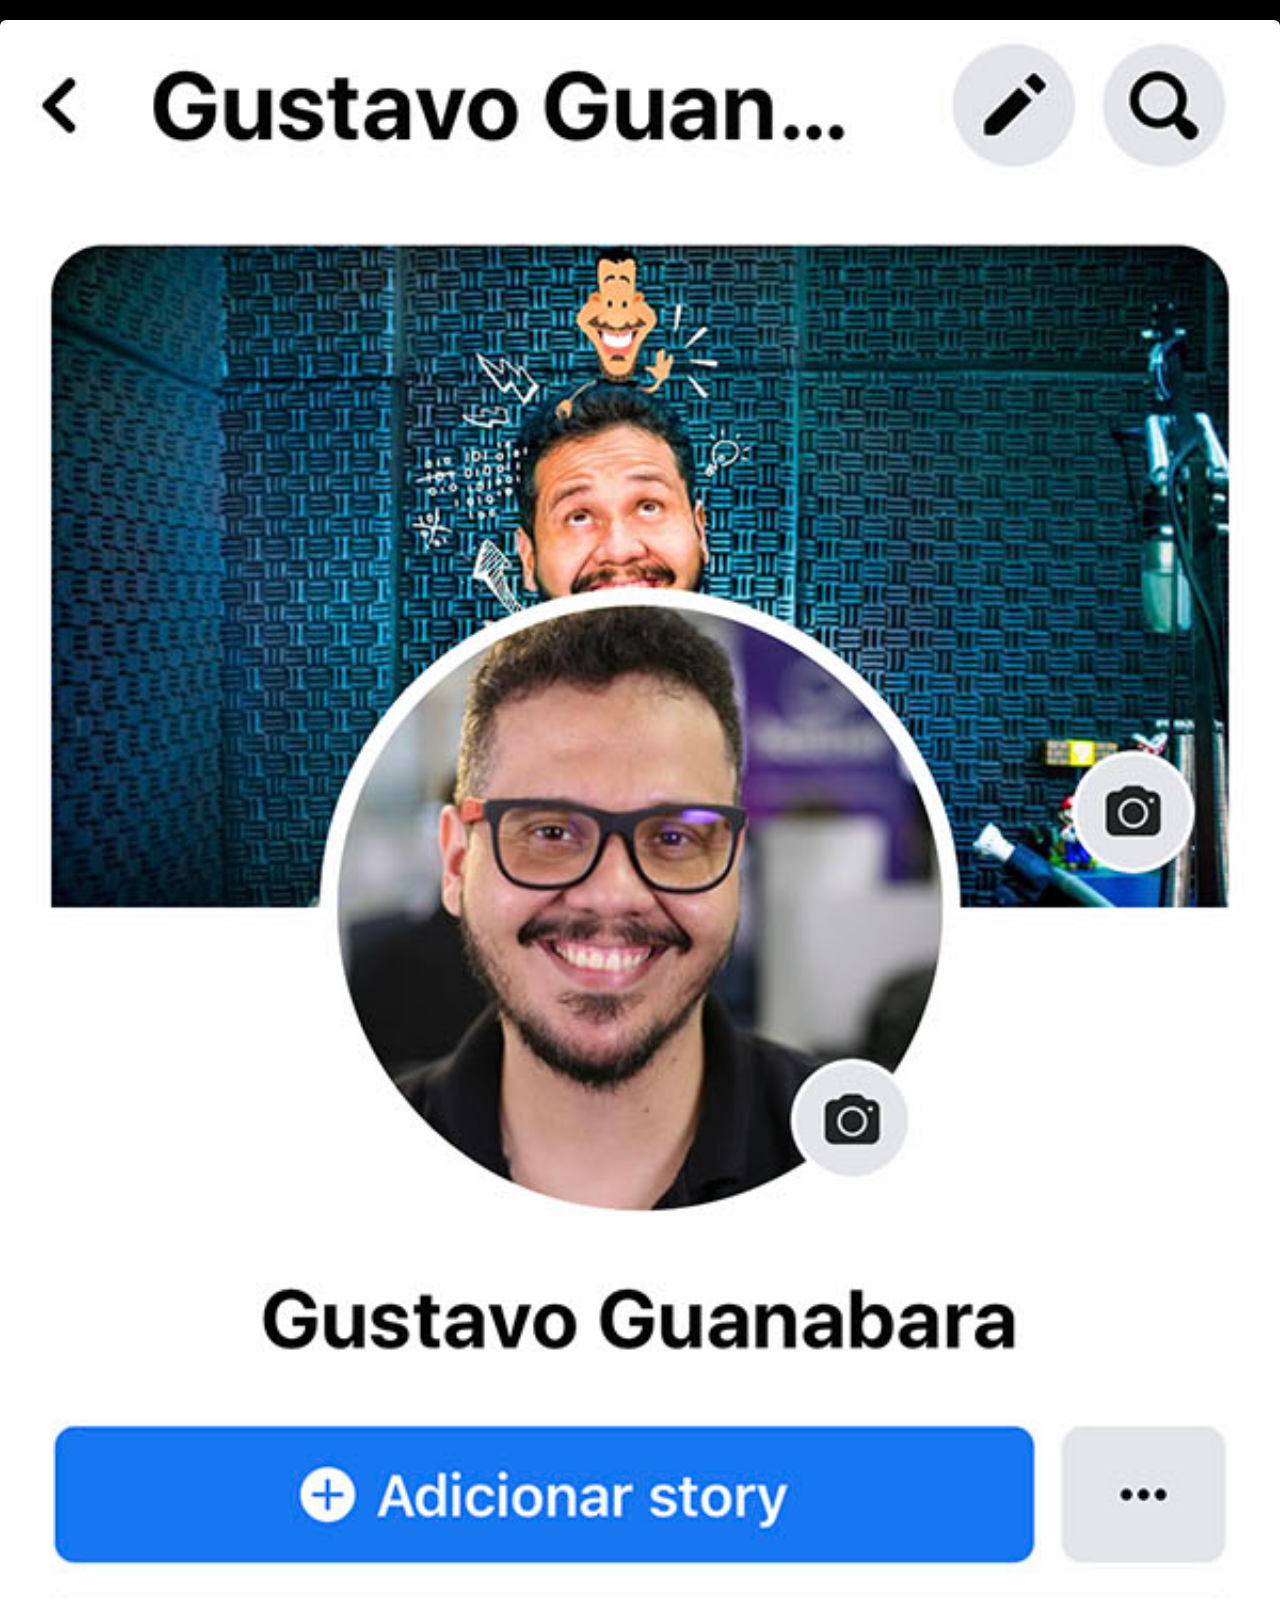
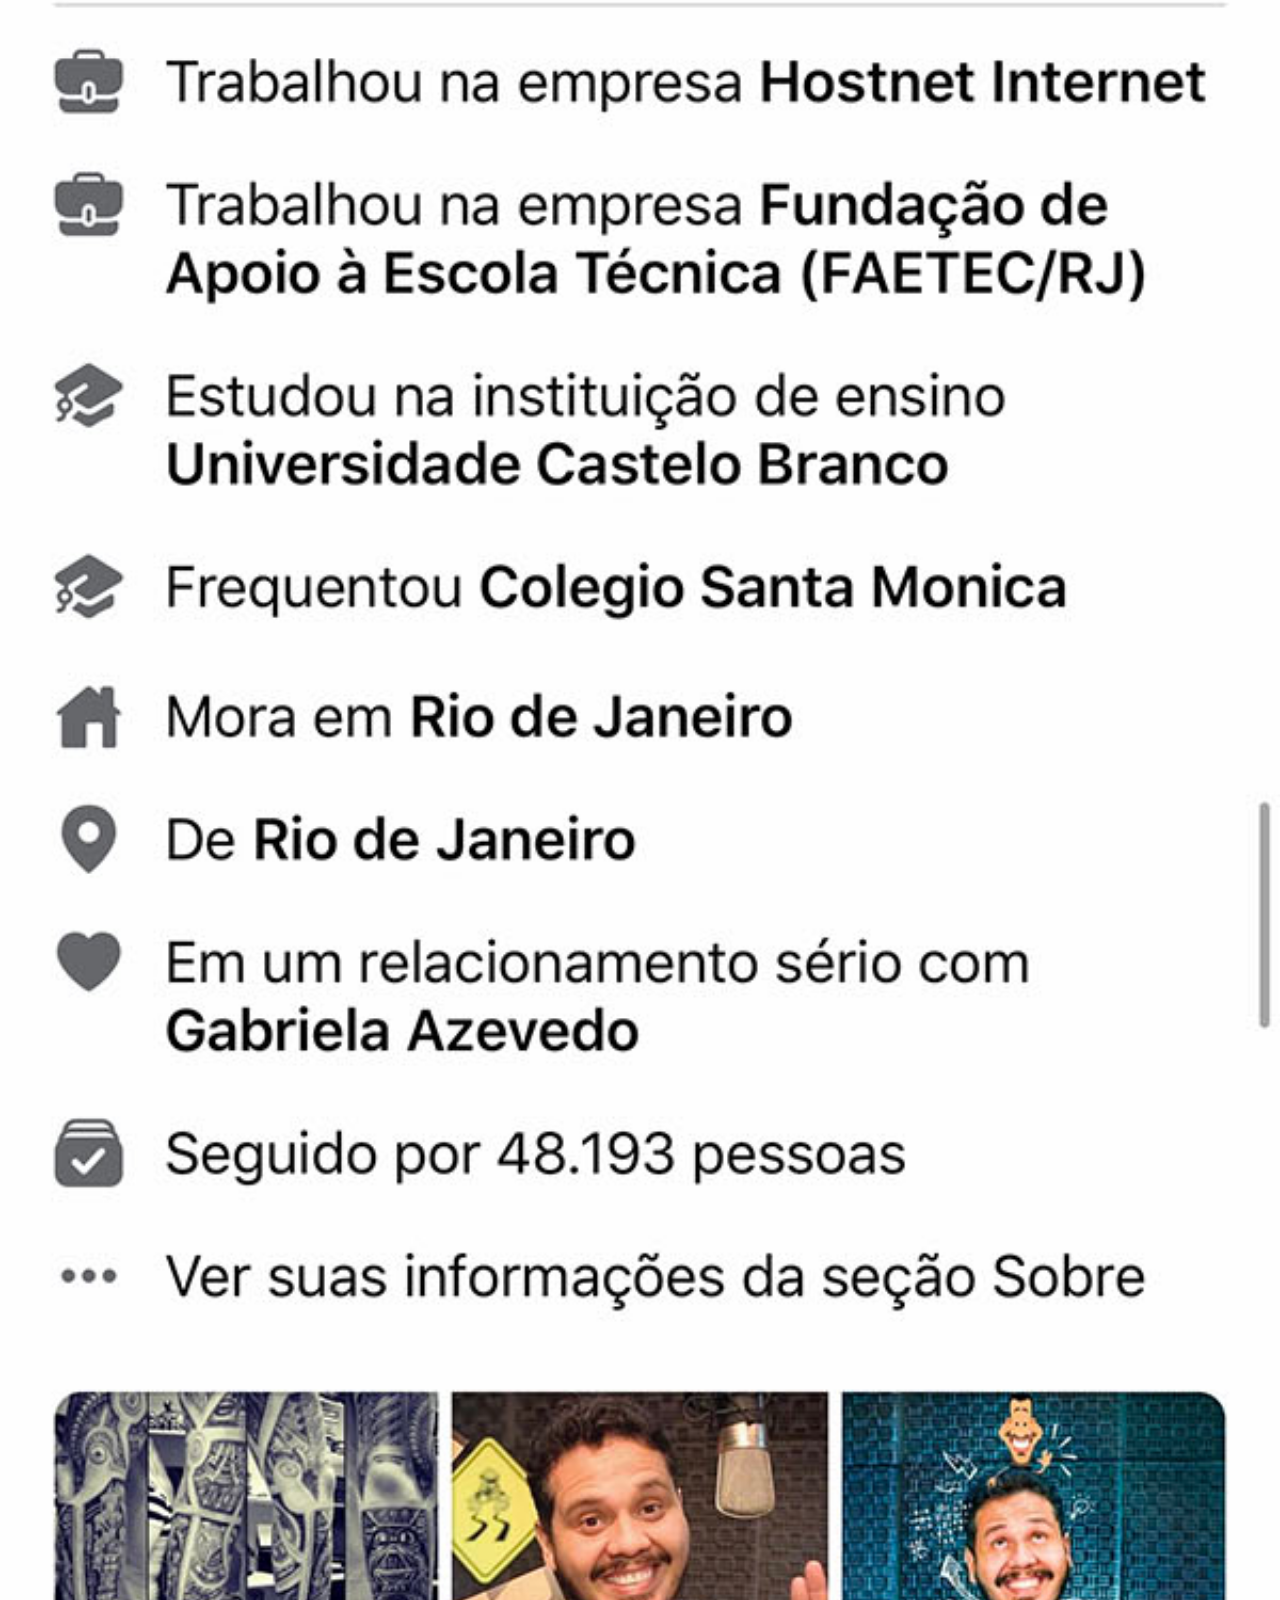
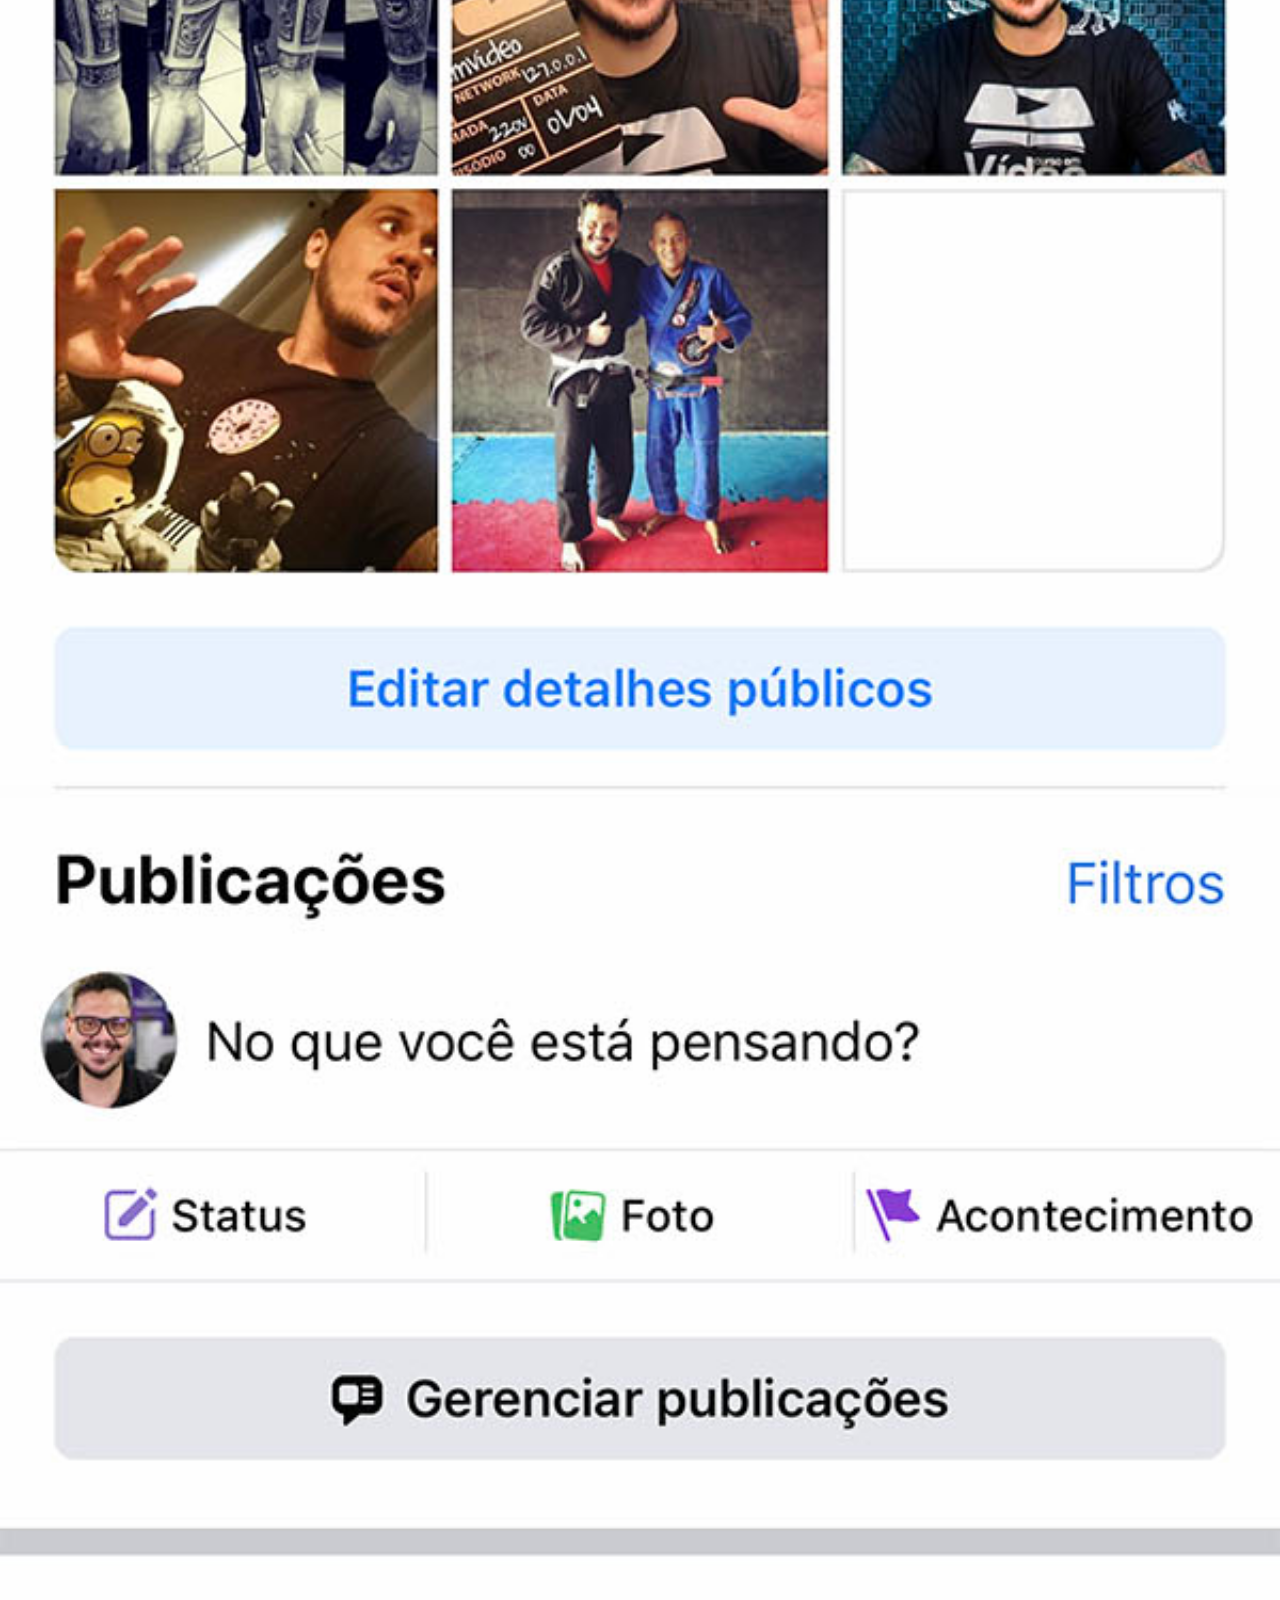
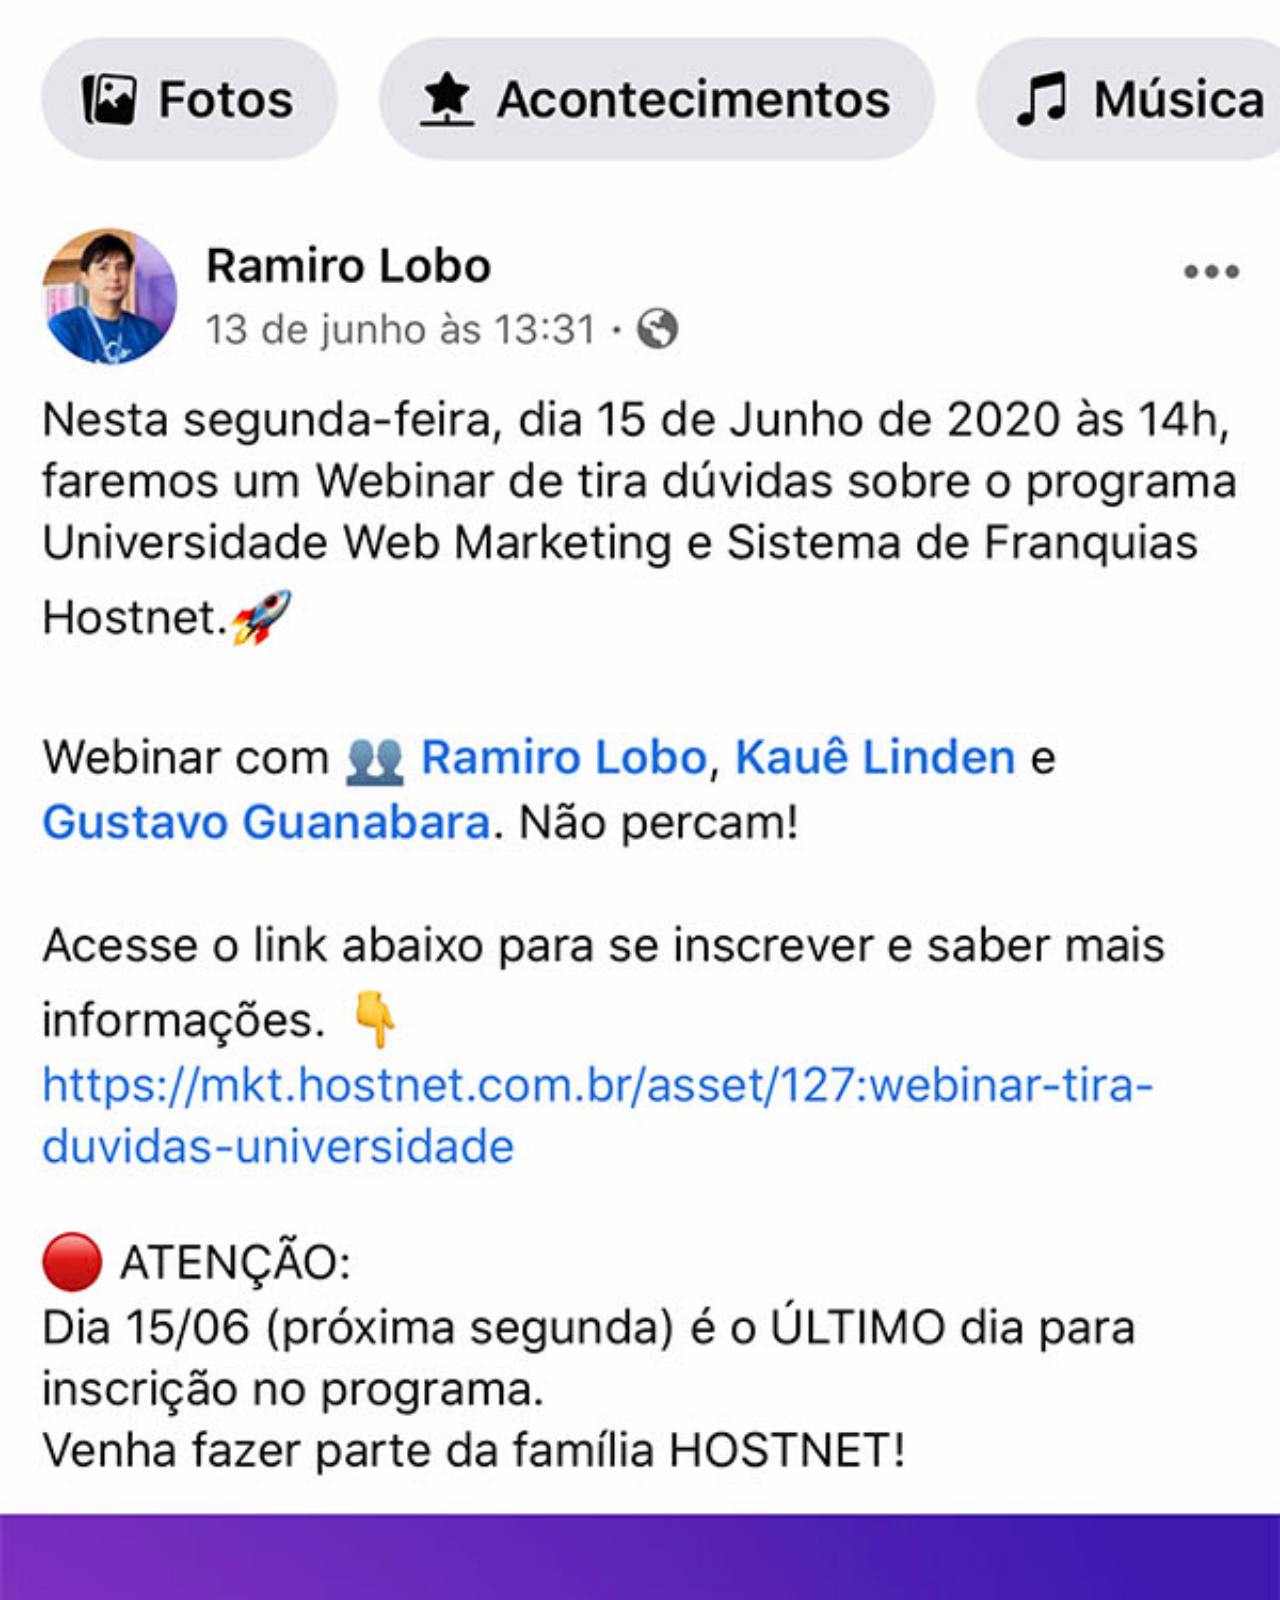
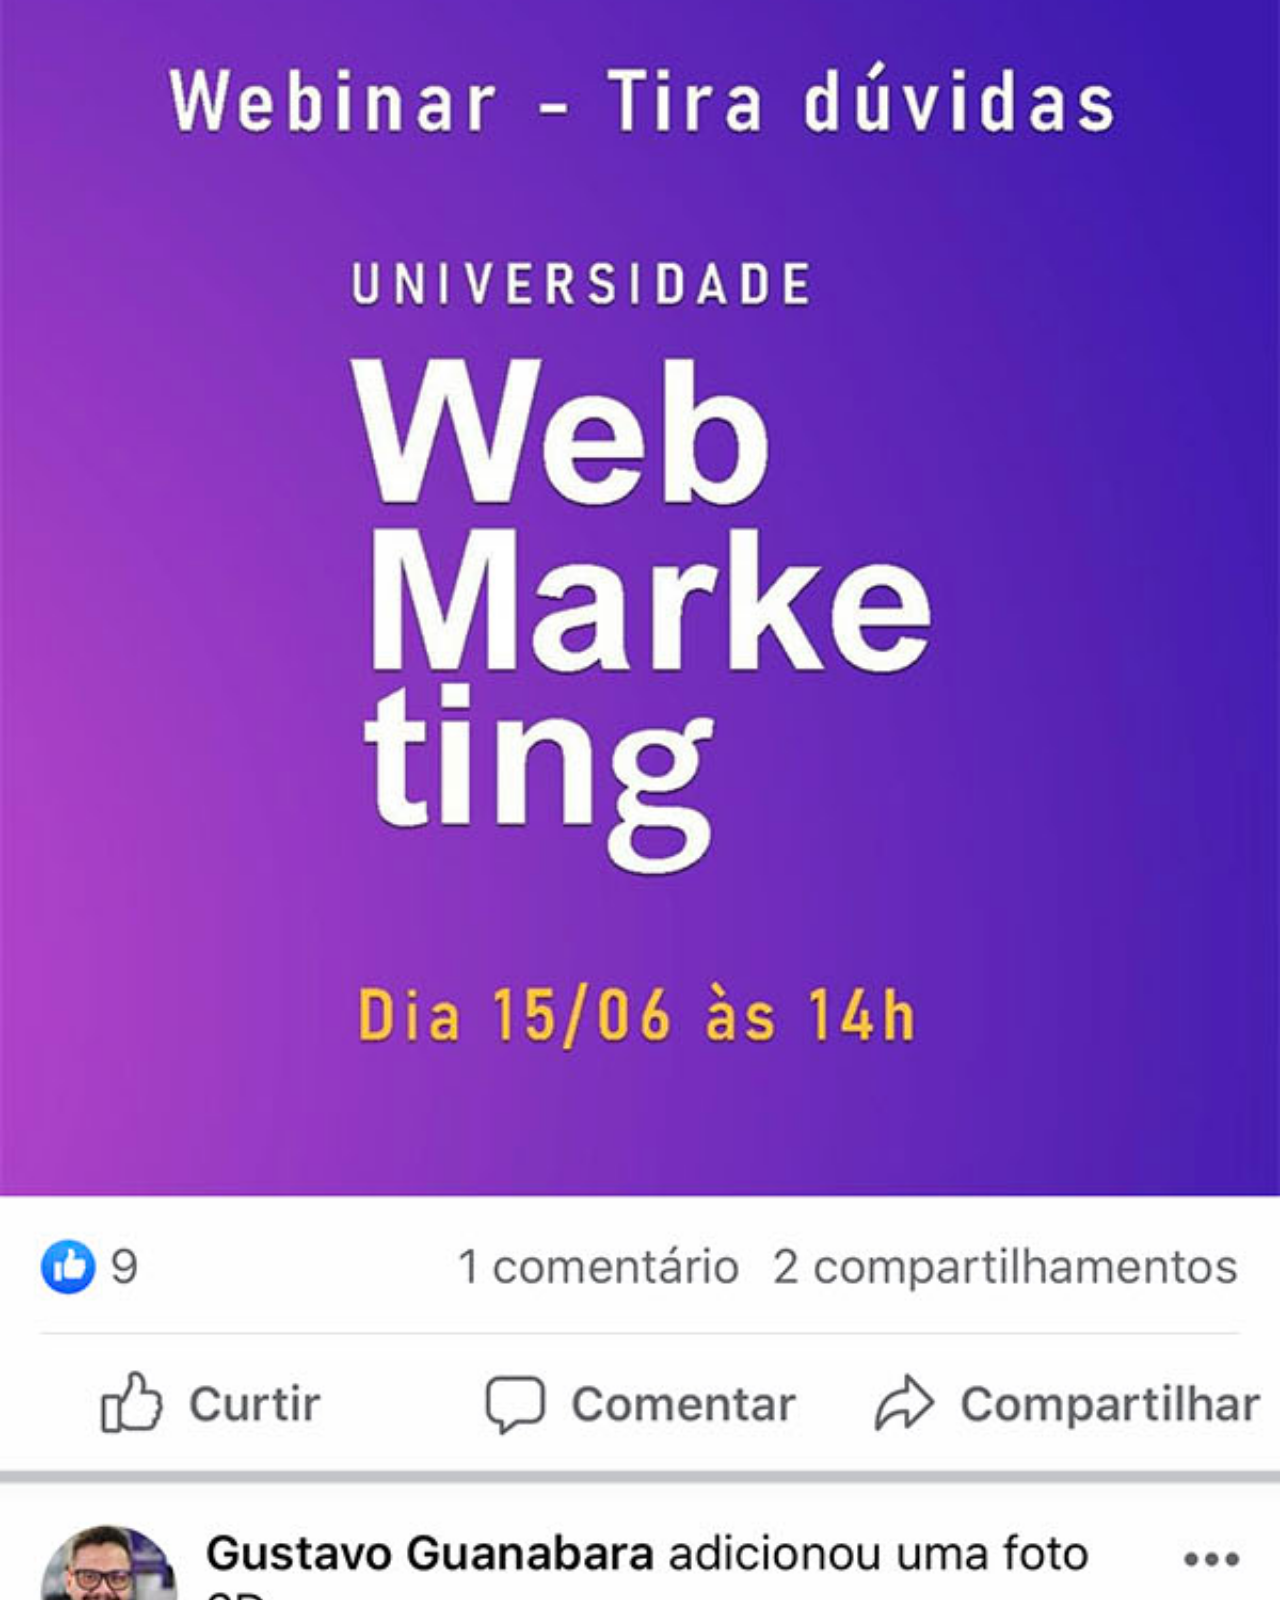
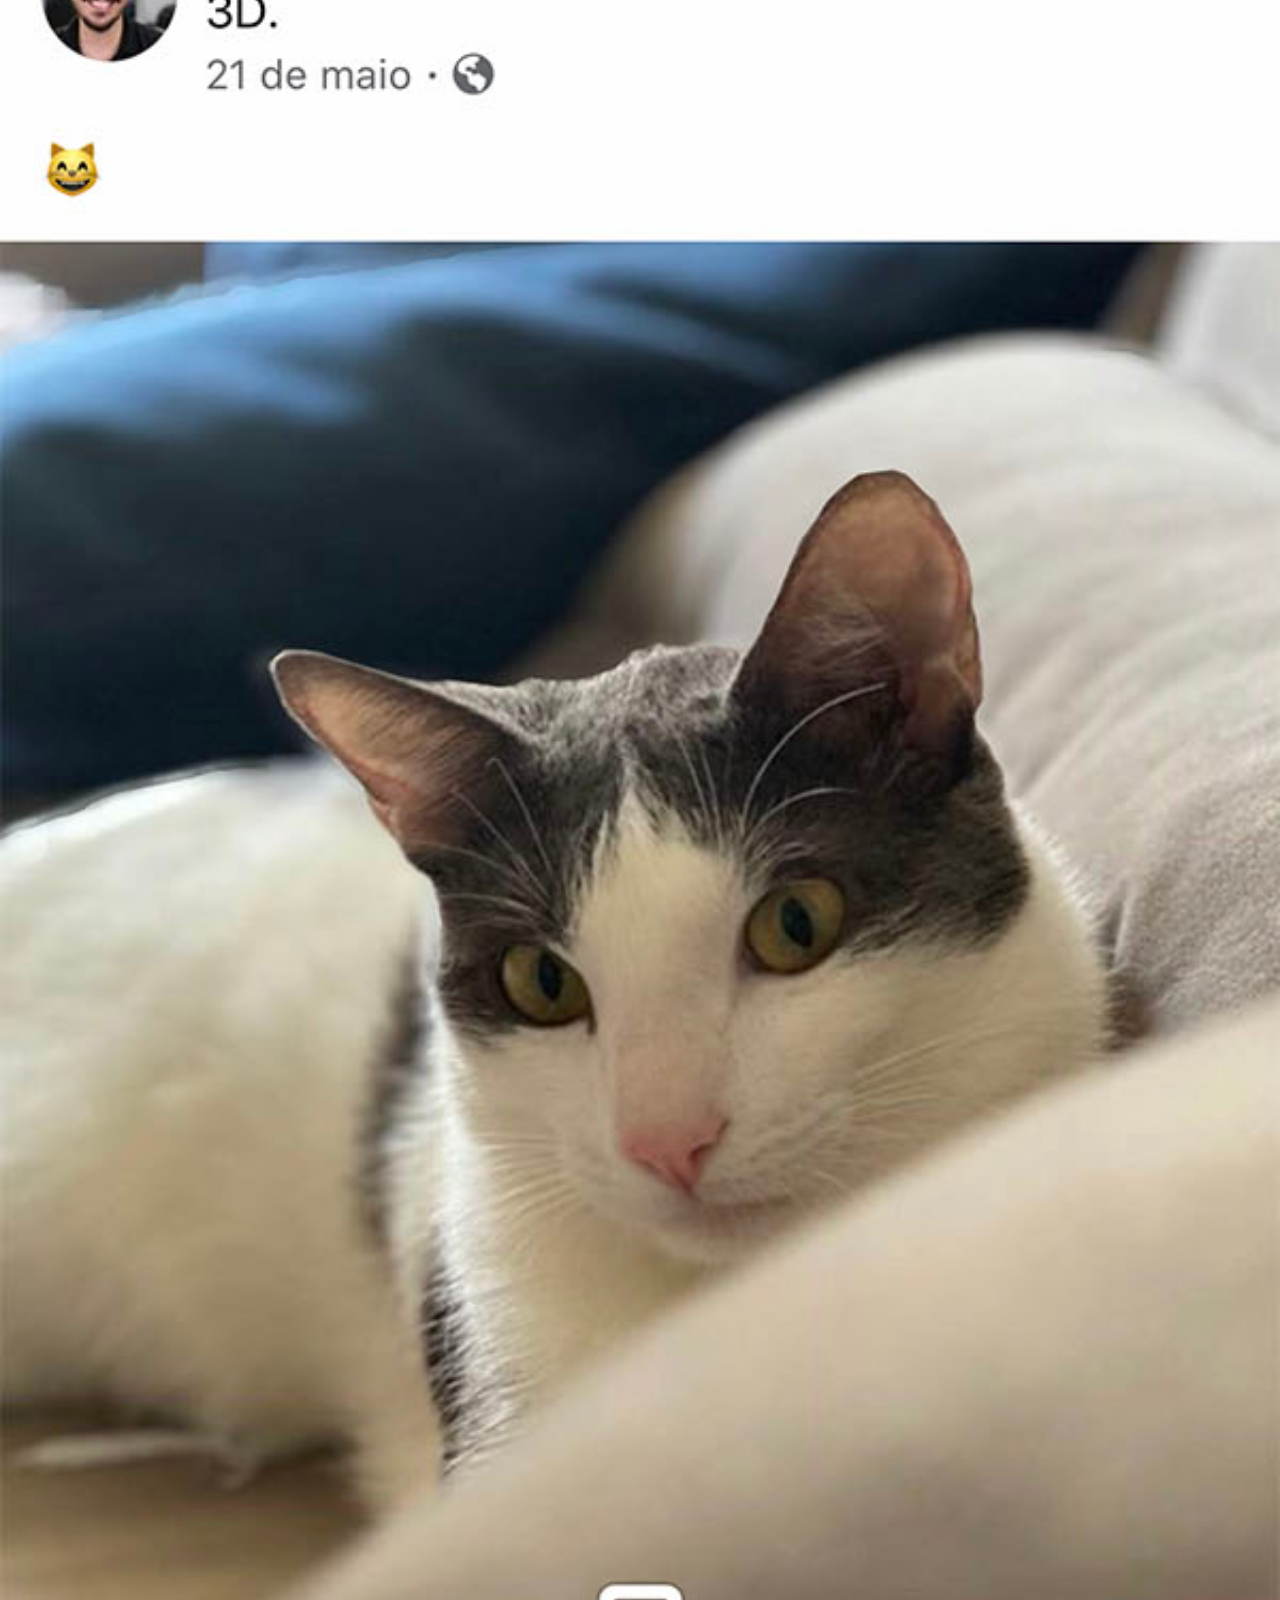
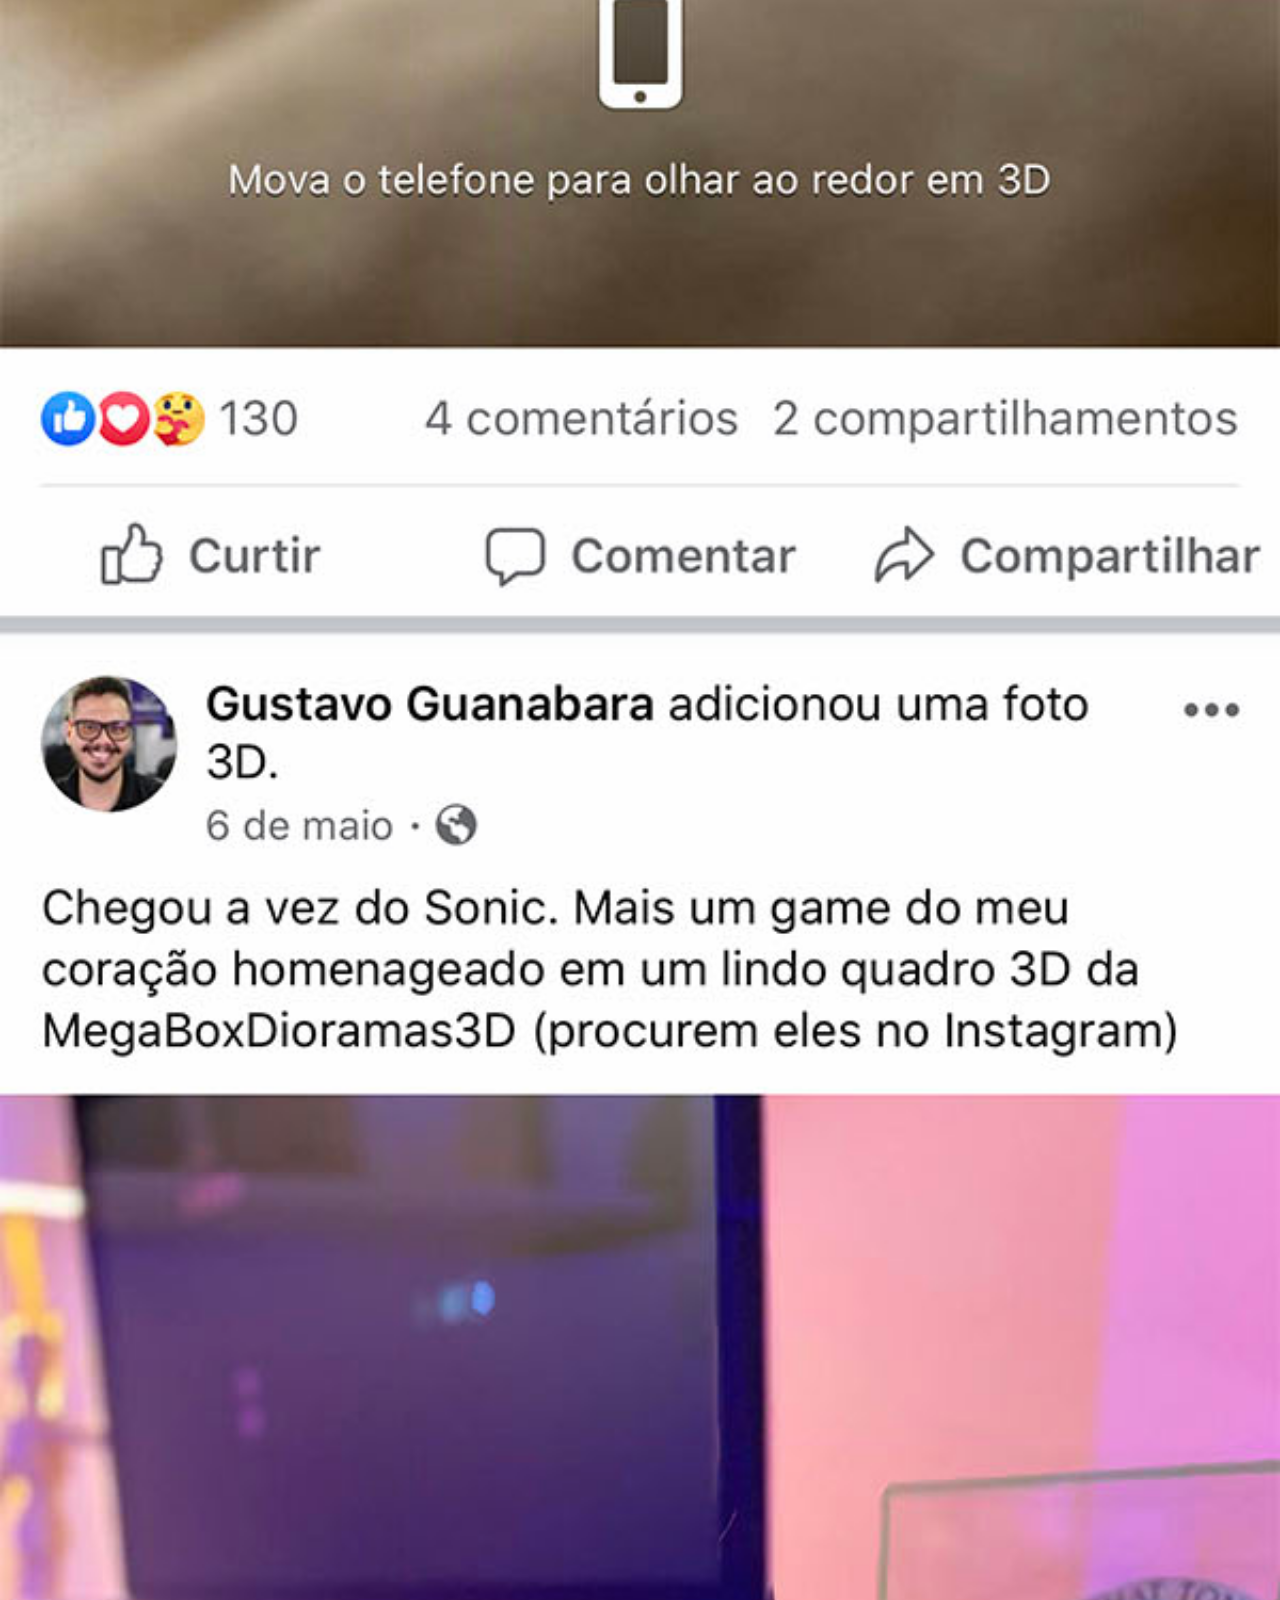
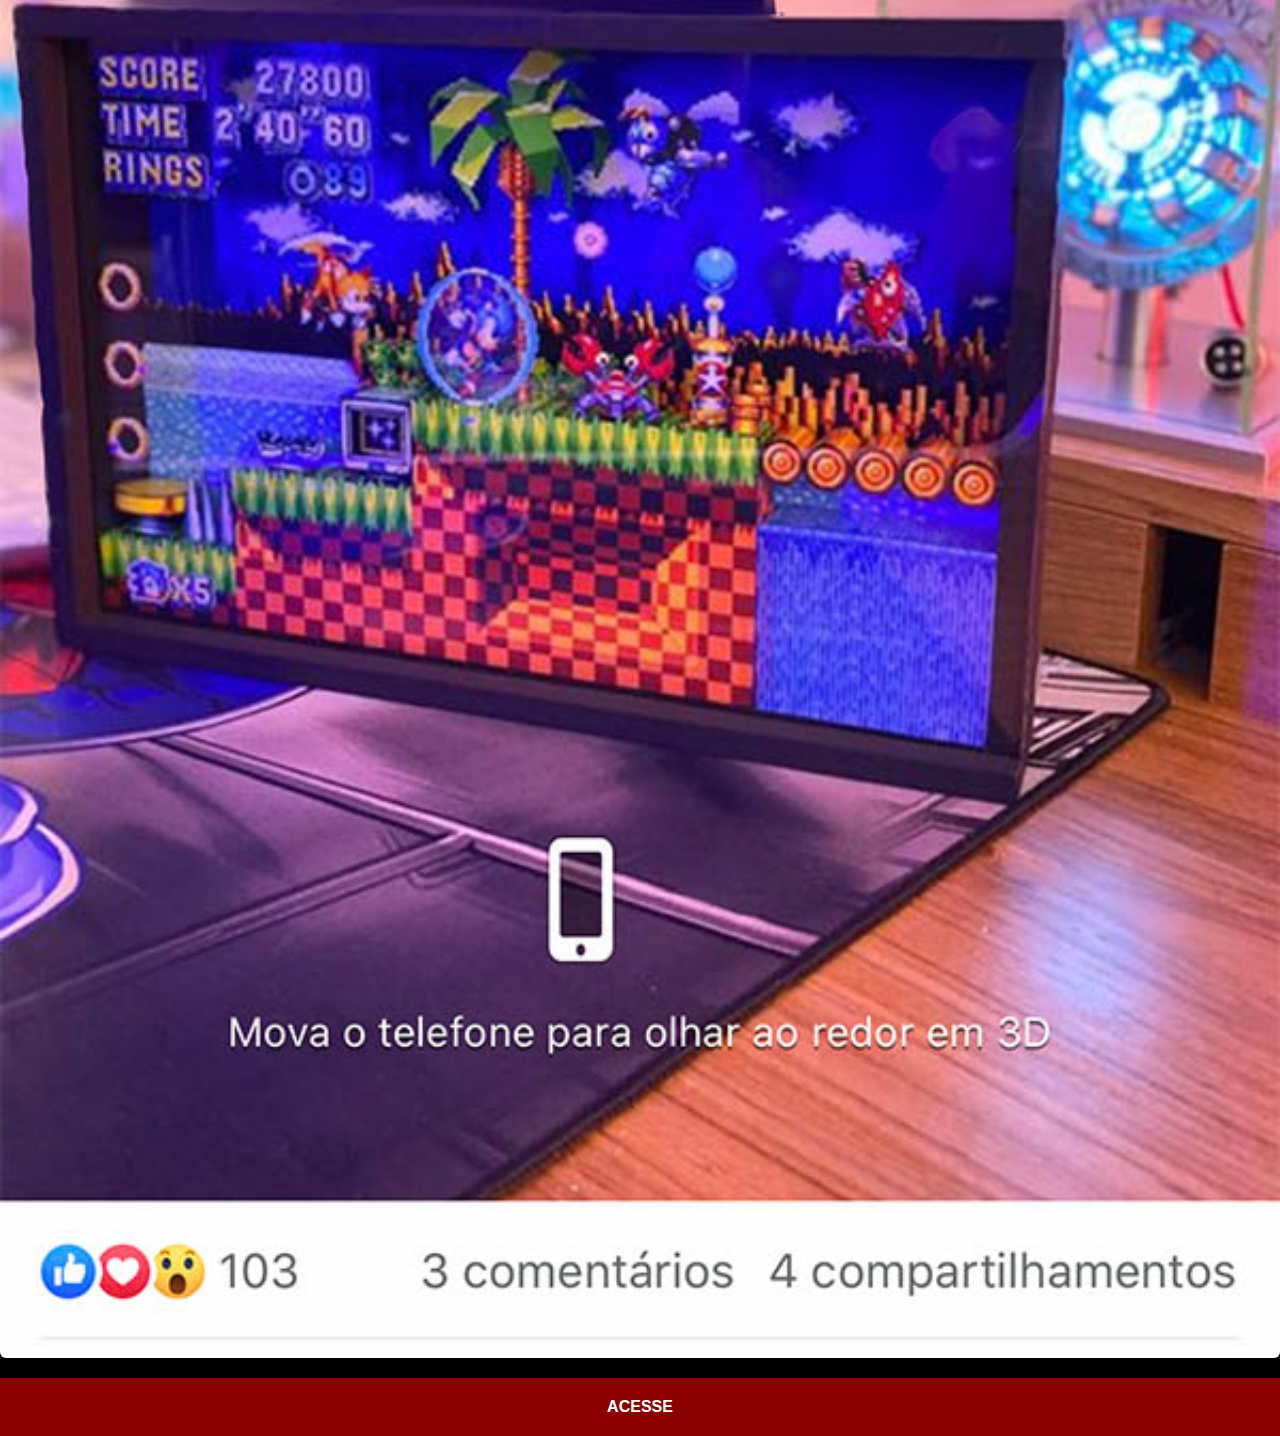
<file: facebook.html>
<!DOCTYPE html>
<html lang="pt-br">
<head>
    <meta charset="UTF-8">
    <meta name="viewport" content="width=device-width, initial-scale=1.0">
    <title>Facebook</title>
    <link rel="stylesheet" href="estilos/social.css">
</head>
<body>
    <img src="imagens/tela-facebook.jpg" alt="Facebook">
    <a href="https://www.facebook.com/william.adriel.14" target="_blank">ACESSE</a>
</body>
</html>
</file>
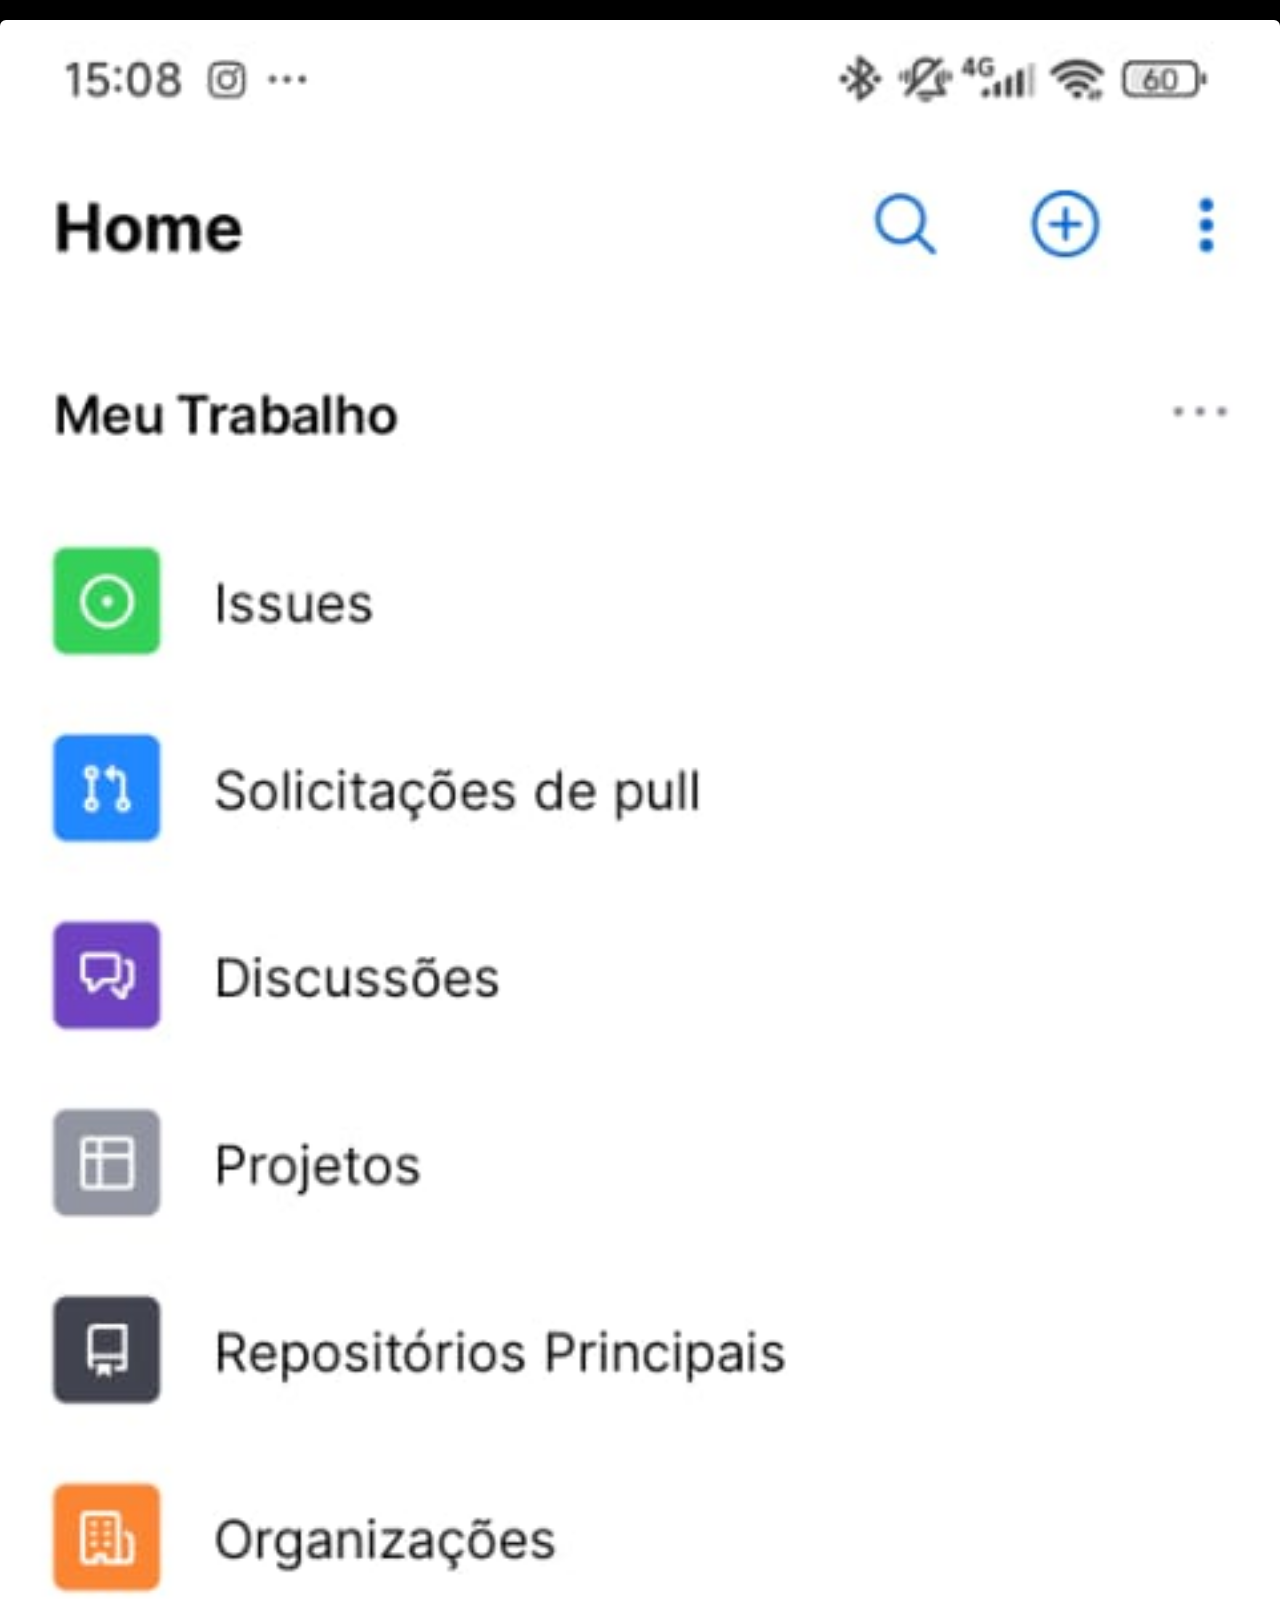
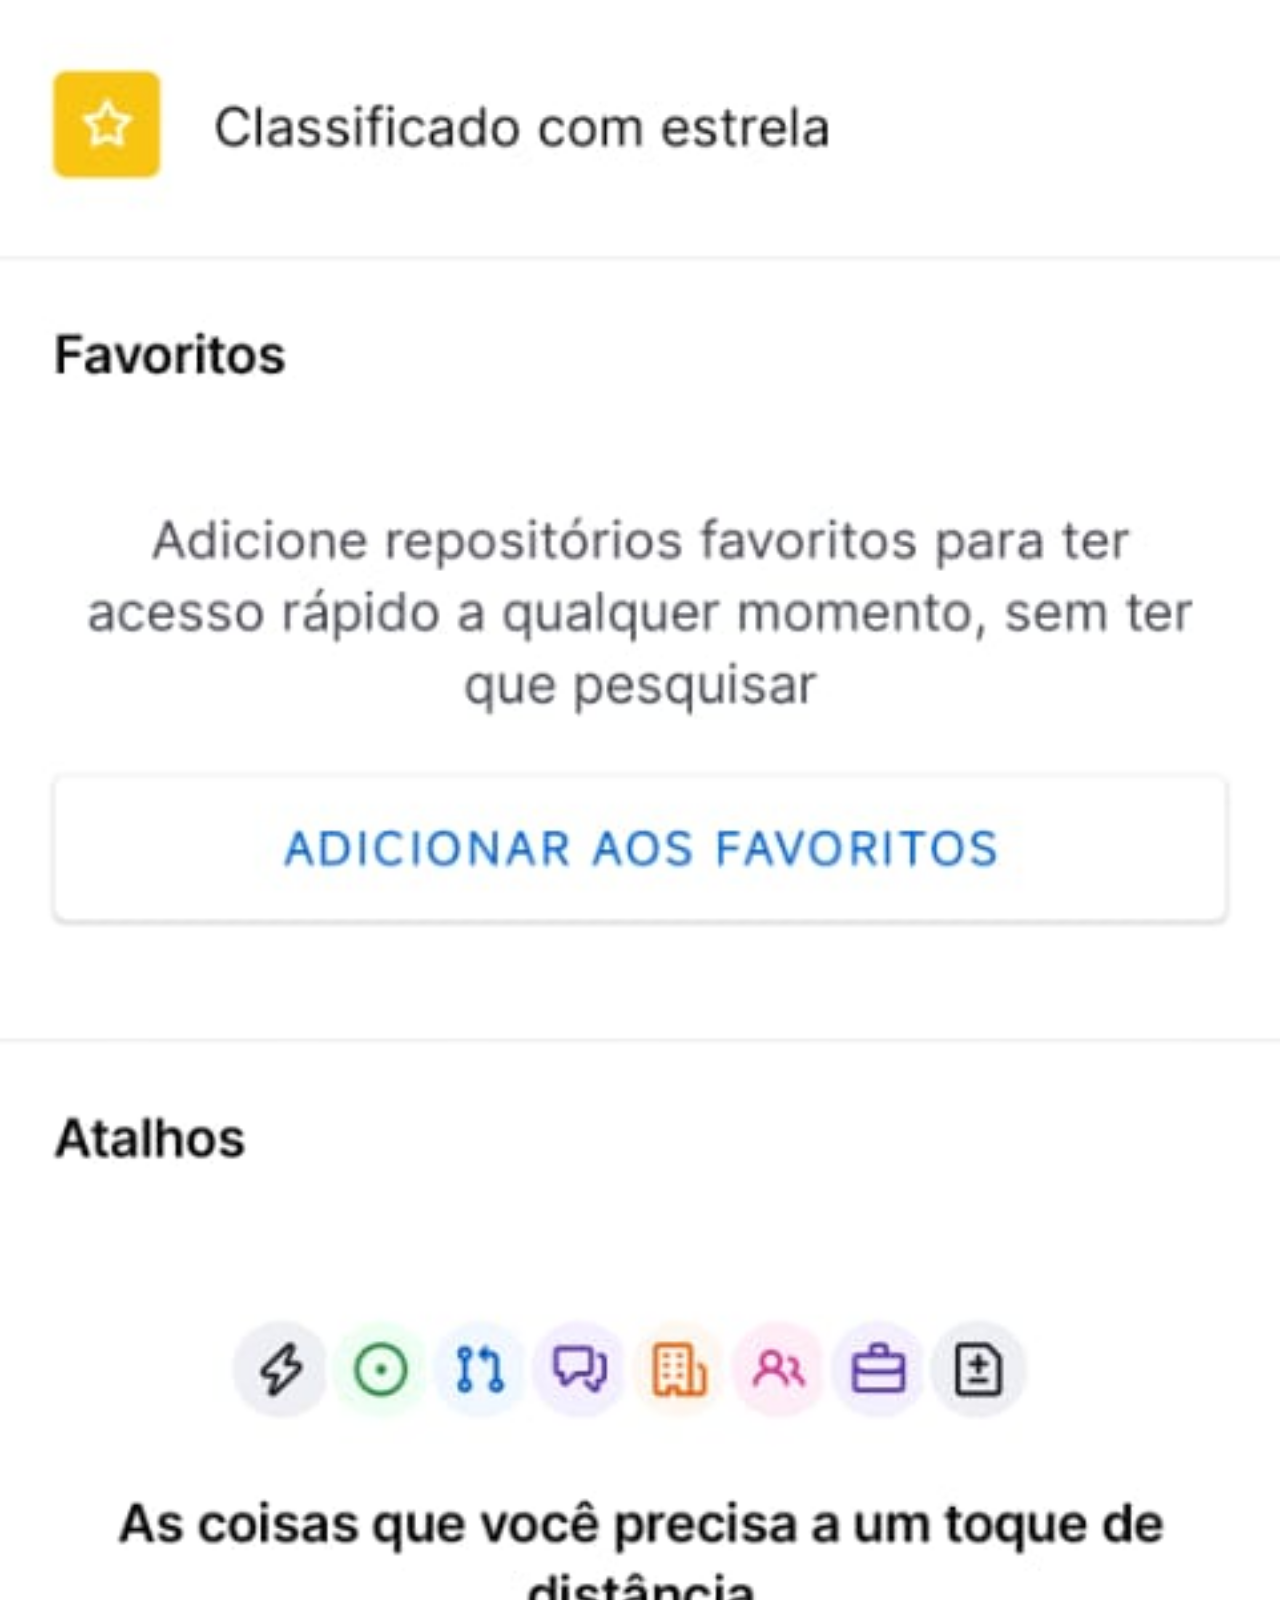
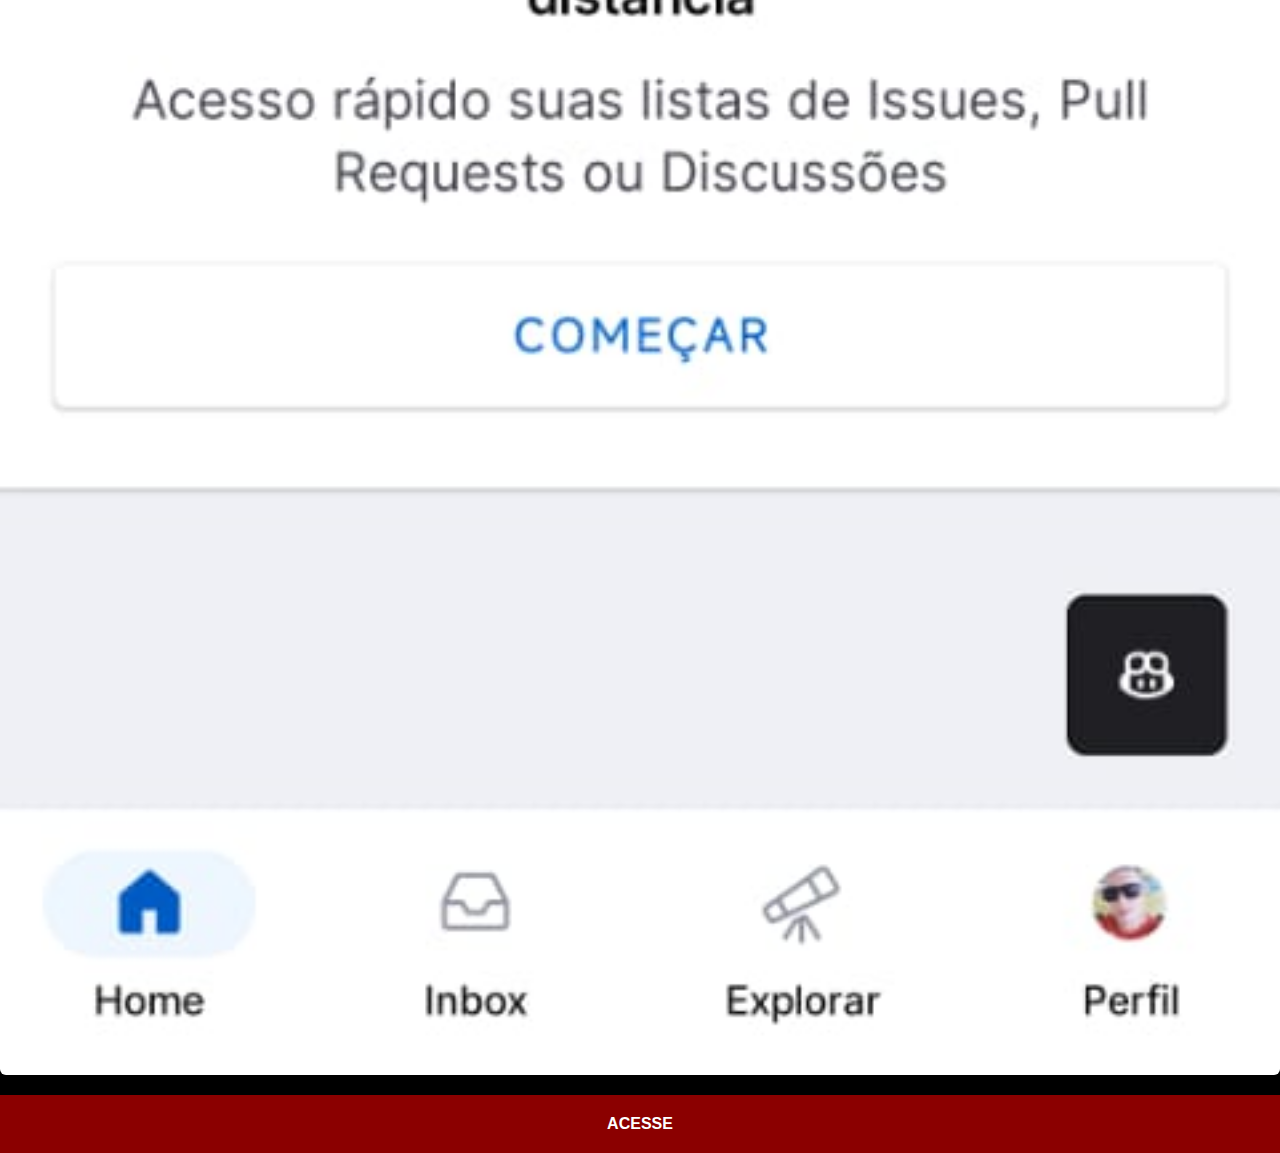
<file: github.html>
<!DOCTYPE html>
<html lang="pt-br">
<head>
    <meta charset="UTF-8">
    <meta name="viewport" content="width=device-width, initial-scale=1.0">
    <title>GitHub</title>
    <link rel="stylesheet" href="estilos/social.css">
</head>
<body>
    <img src="imagens/tela-github1.jpg" alt="GitHub">
    <a href="https://github.com/WilliamAdriel" target="_blank">ACESSE</a>
</body>
</html>
</file>
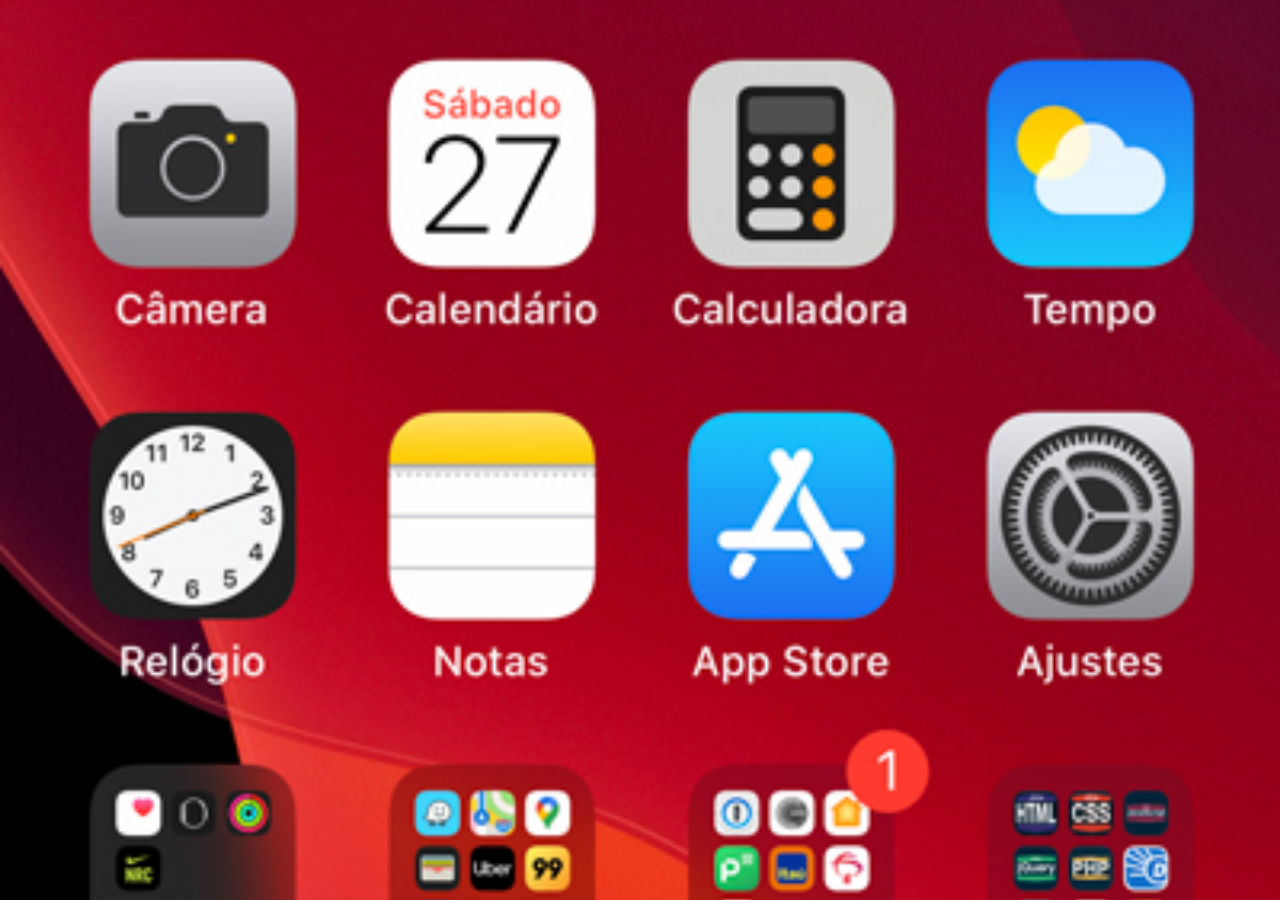
<file: home.html>
<!DOCTYPE html>
<html lang="pt-br">
<head>
    <meta charset="UTF-8">
    <meta name="viewport" content="width=device-width, initial-scale=1.0">
    <title>home</title>
    <style>
        * {
            margin: 0;
            padding: 0;
        }

        body {
            width: 100vw;
            height: 100vh;
            background: black url('imagens/tela-home.jpg') no-repeat top center;
            background-size: cover;
        }
    </style>
</head>
<body>
    
</body>
</html>
</file>
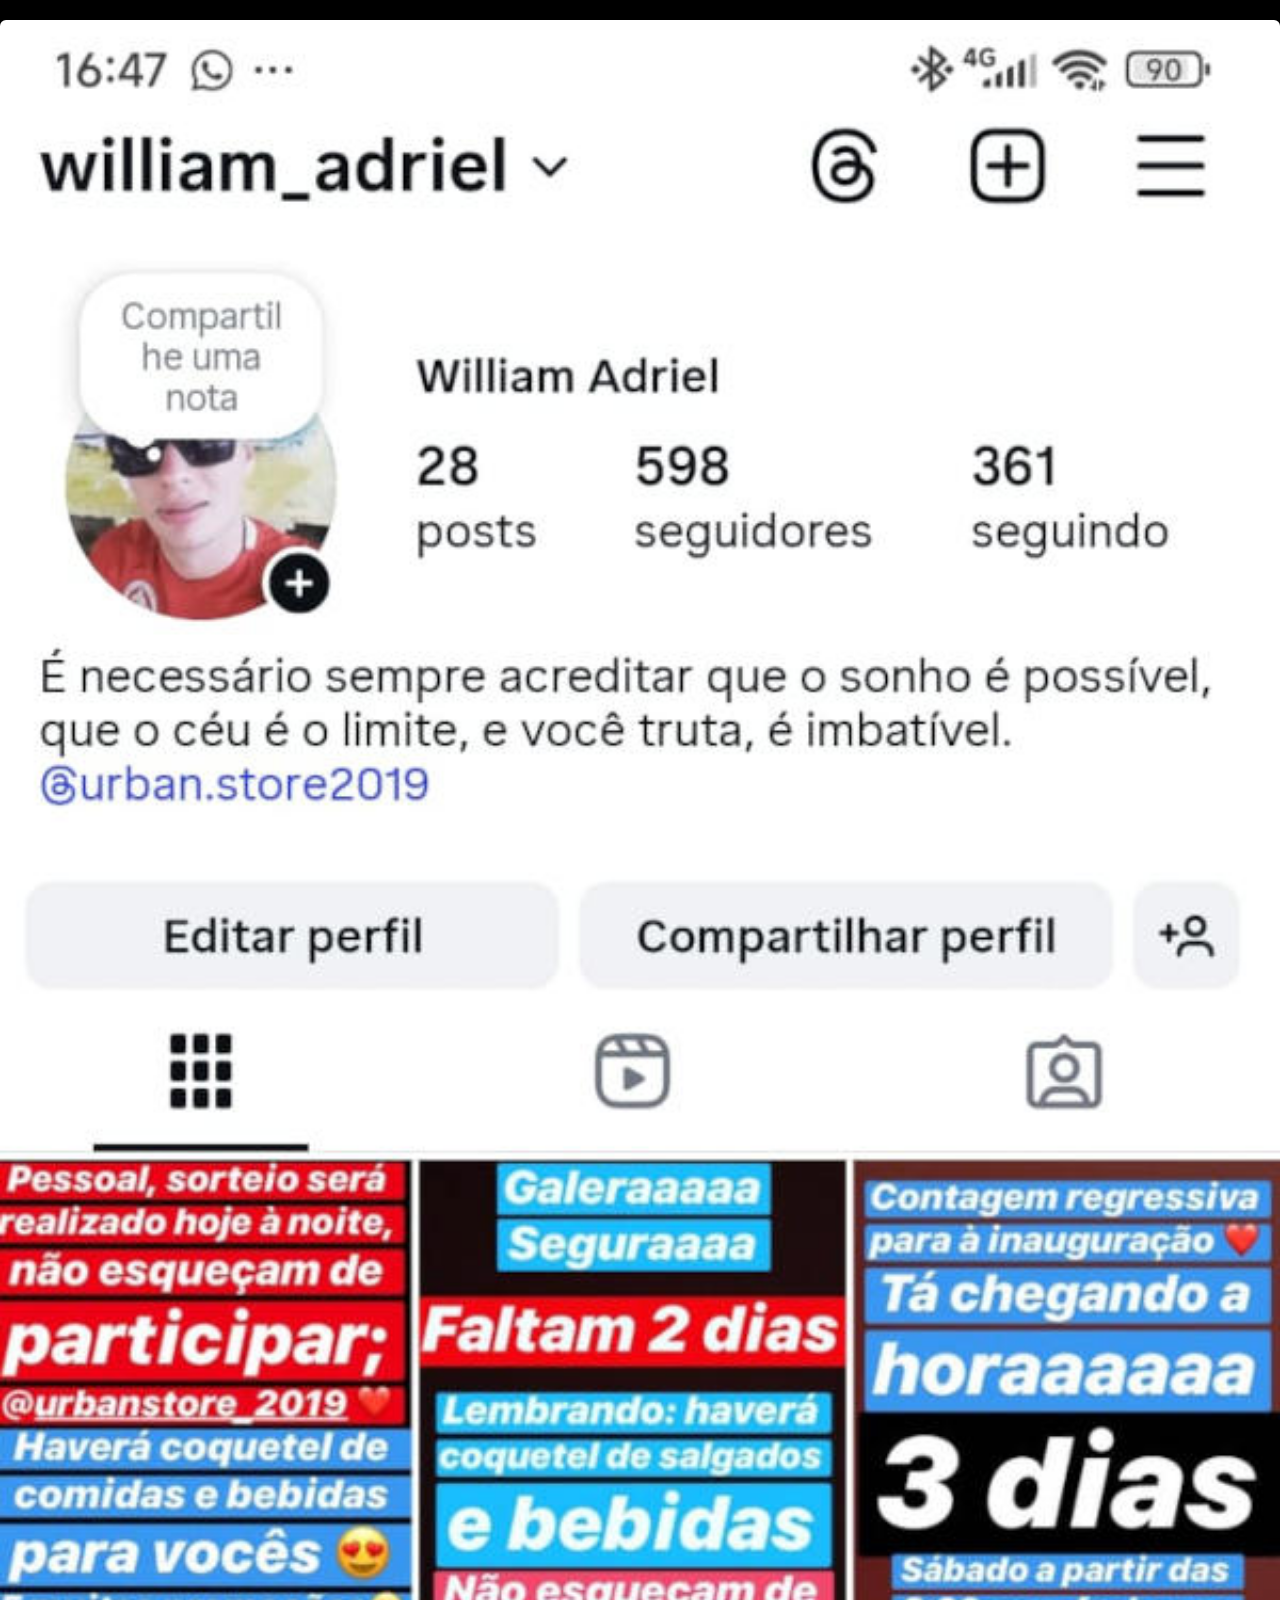
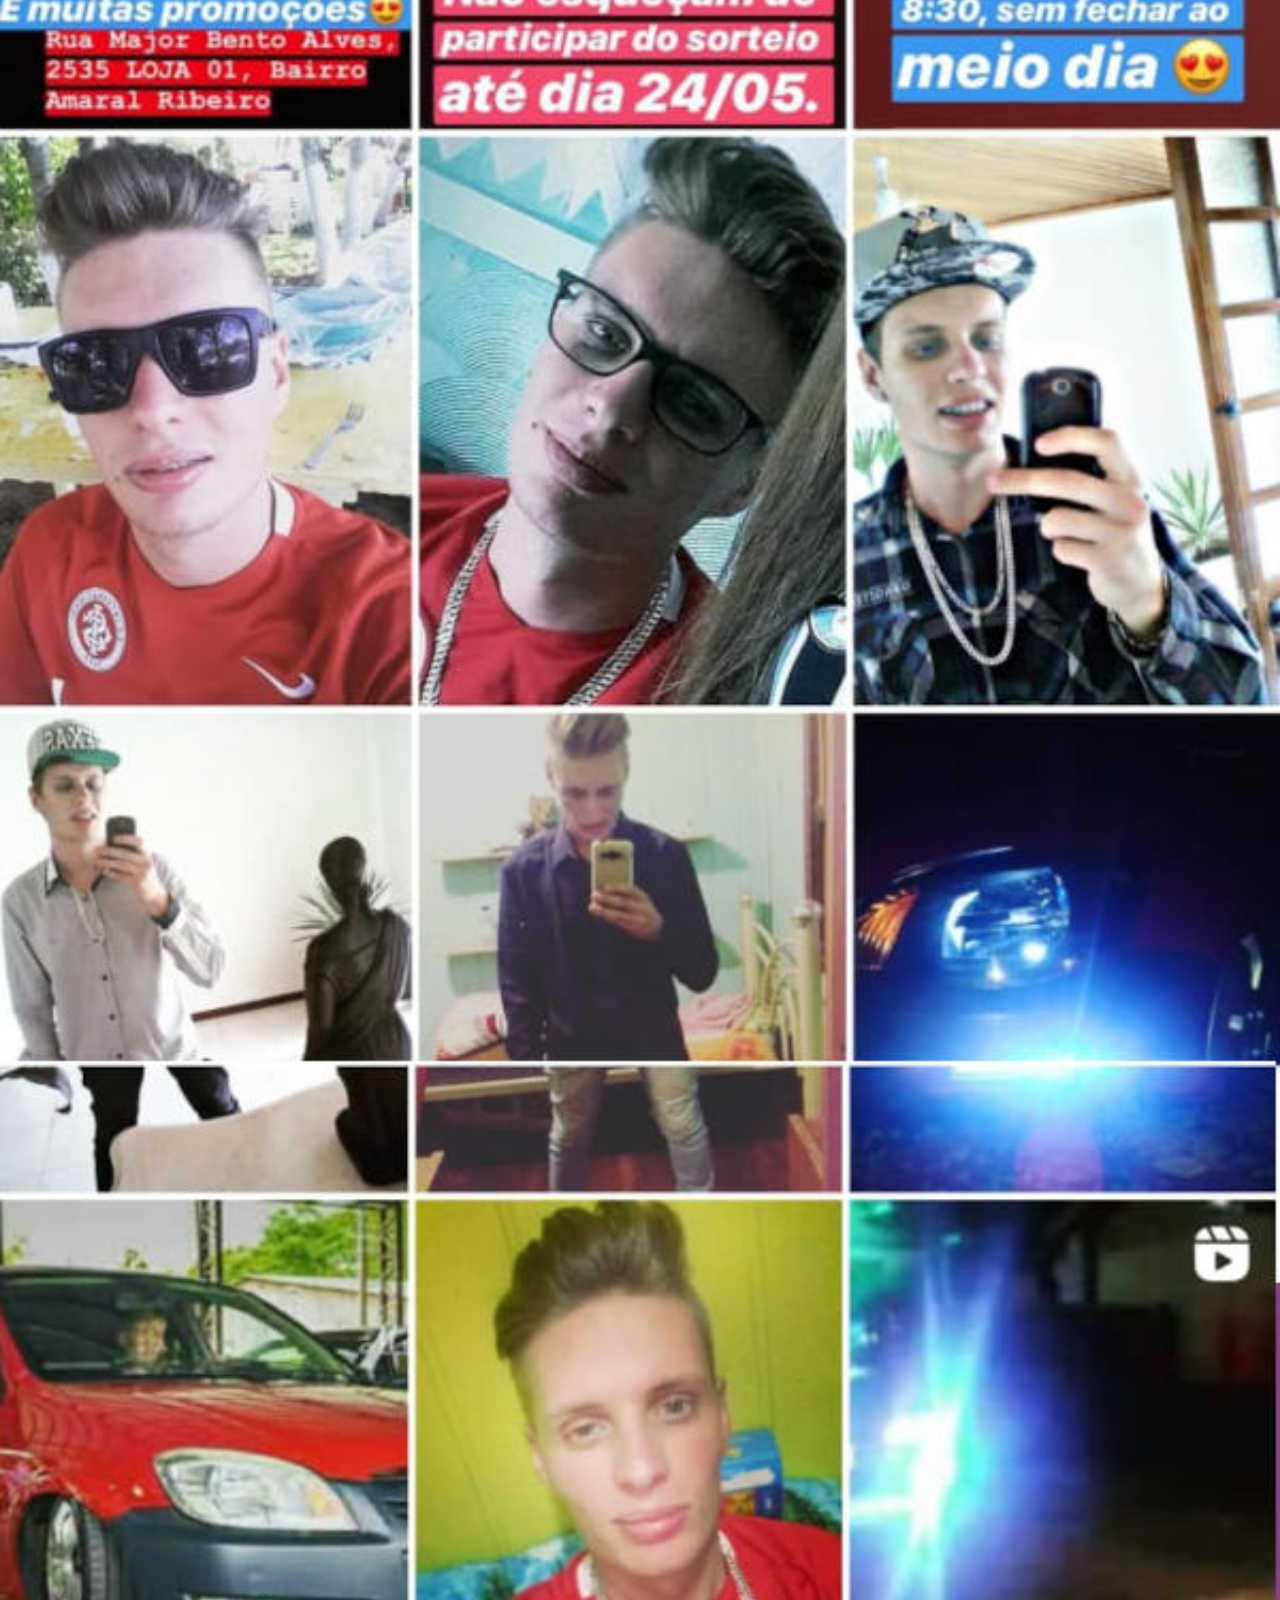
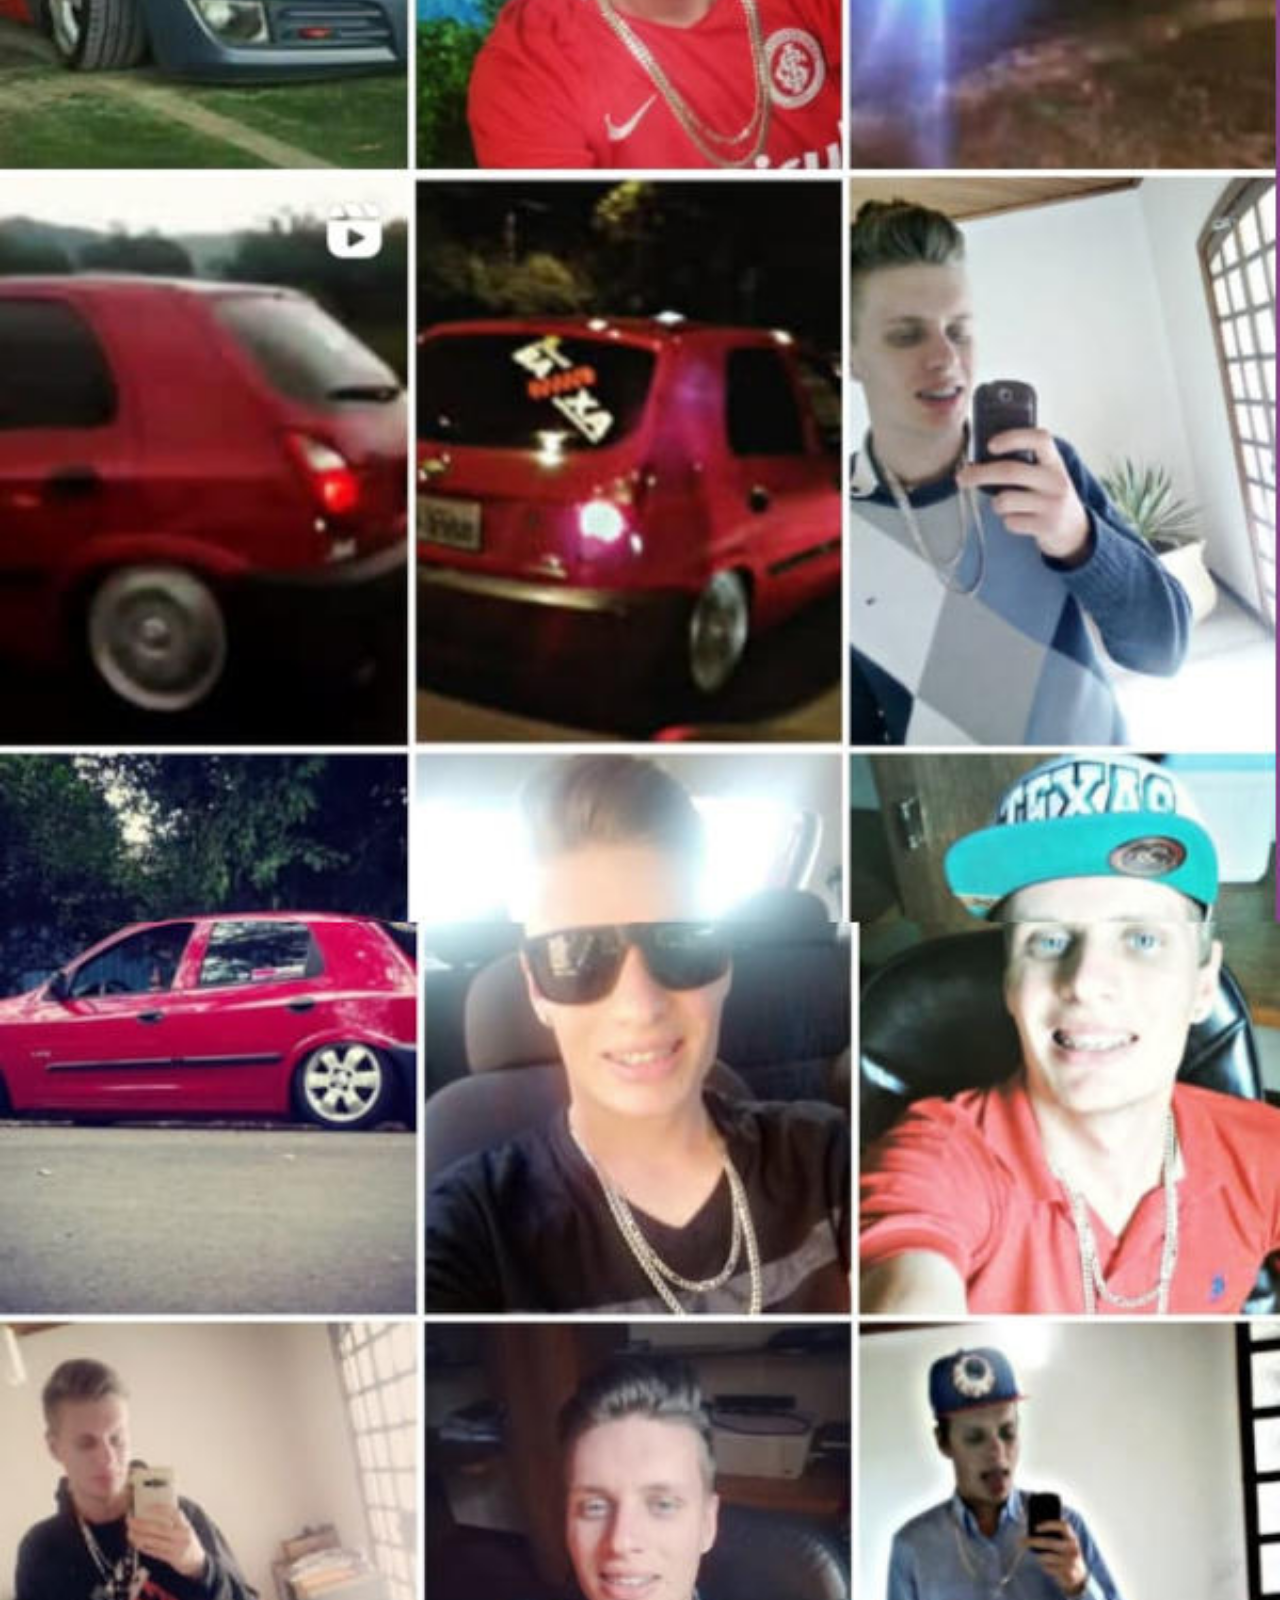
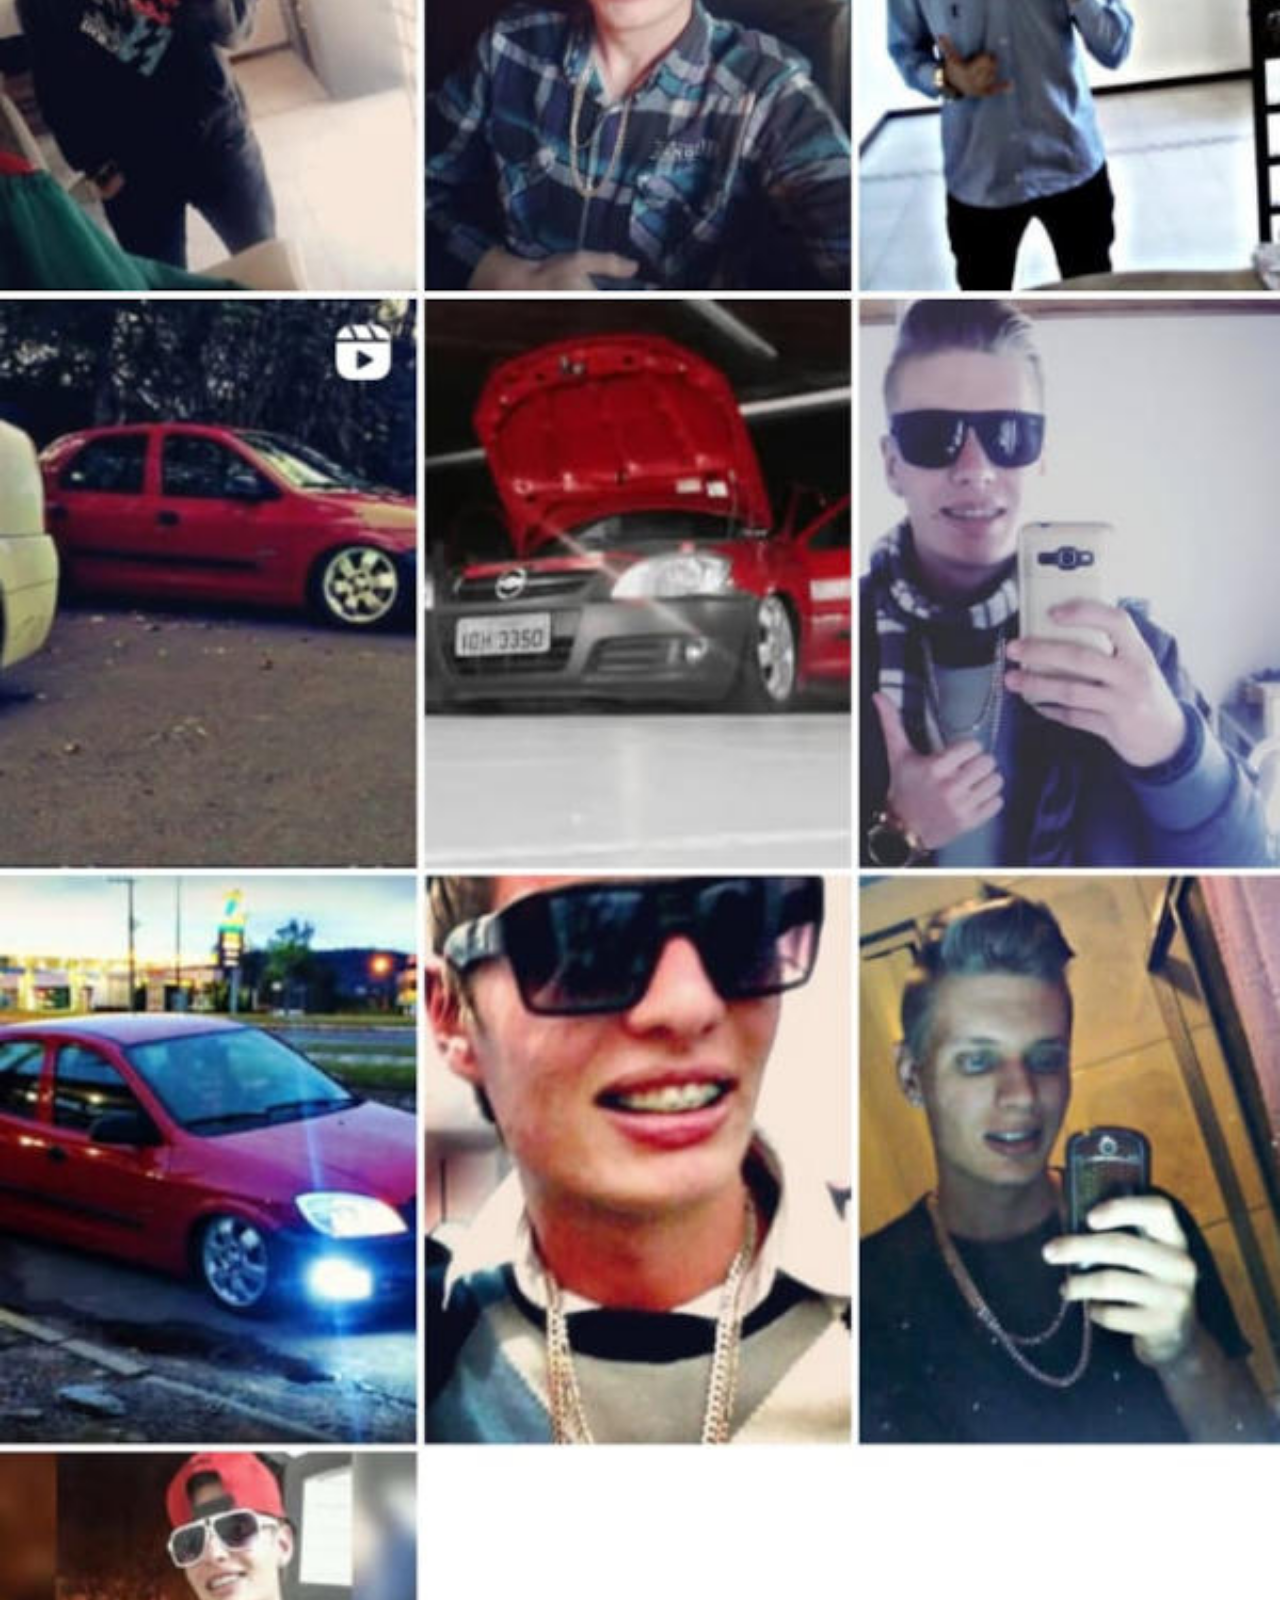
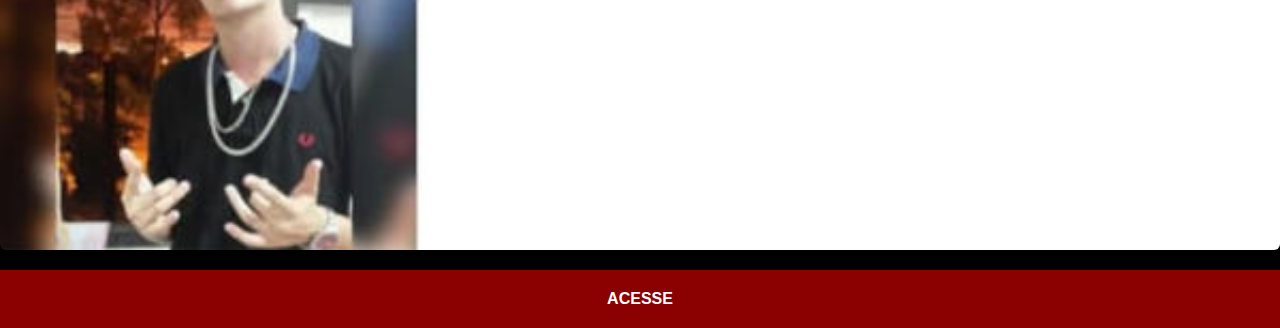
<file: instagram.html>
<!DOCTYPE html>
<html lang="pt-br">
<head>
    <meta charset="UTF-8">
    <meta name="viewport" content="width=device-width, initial-scale=1.0">
    <title>Instagram</title>
    <link rel="stylesheet" href="estilos/social.css">
</head>
<body>
    <img src="imagens/instagram.jpg" alt="Instagram">
    <a href="https://www.instagram.com/williamadriel_/" target="_blank">ACESSE</a>
</body>
</html>
</file>
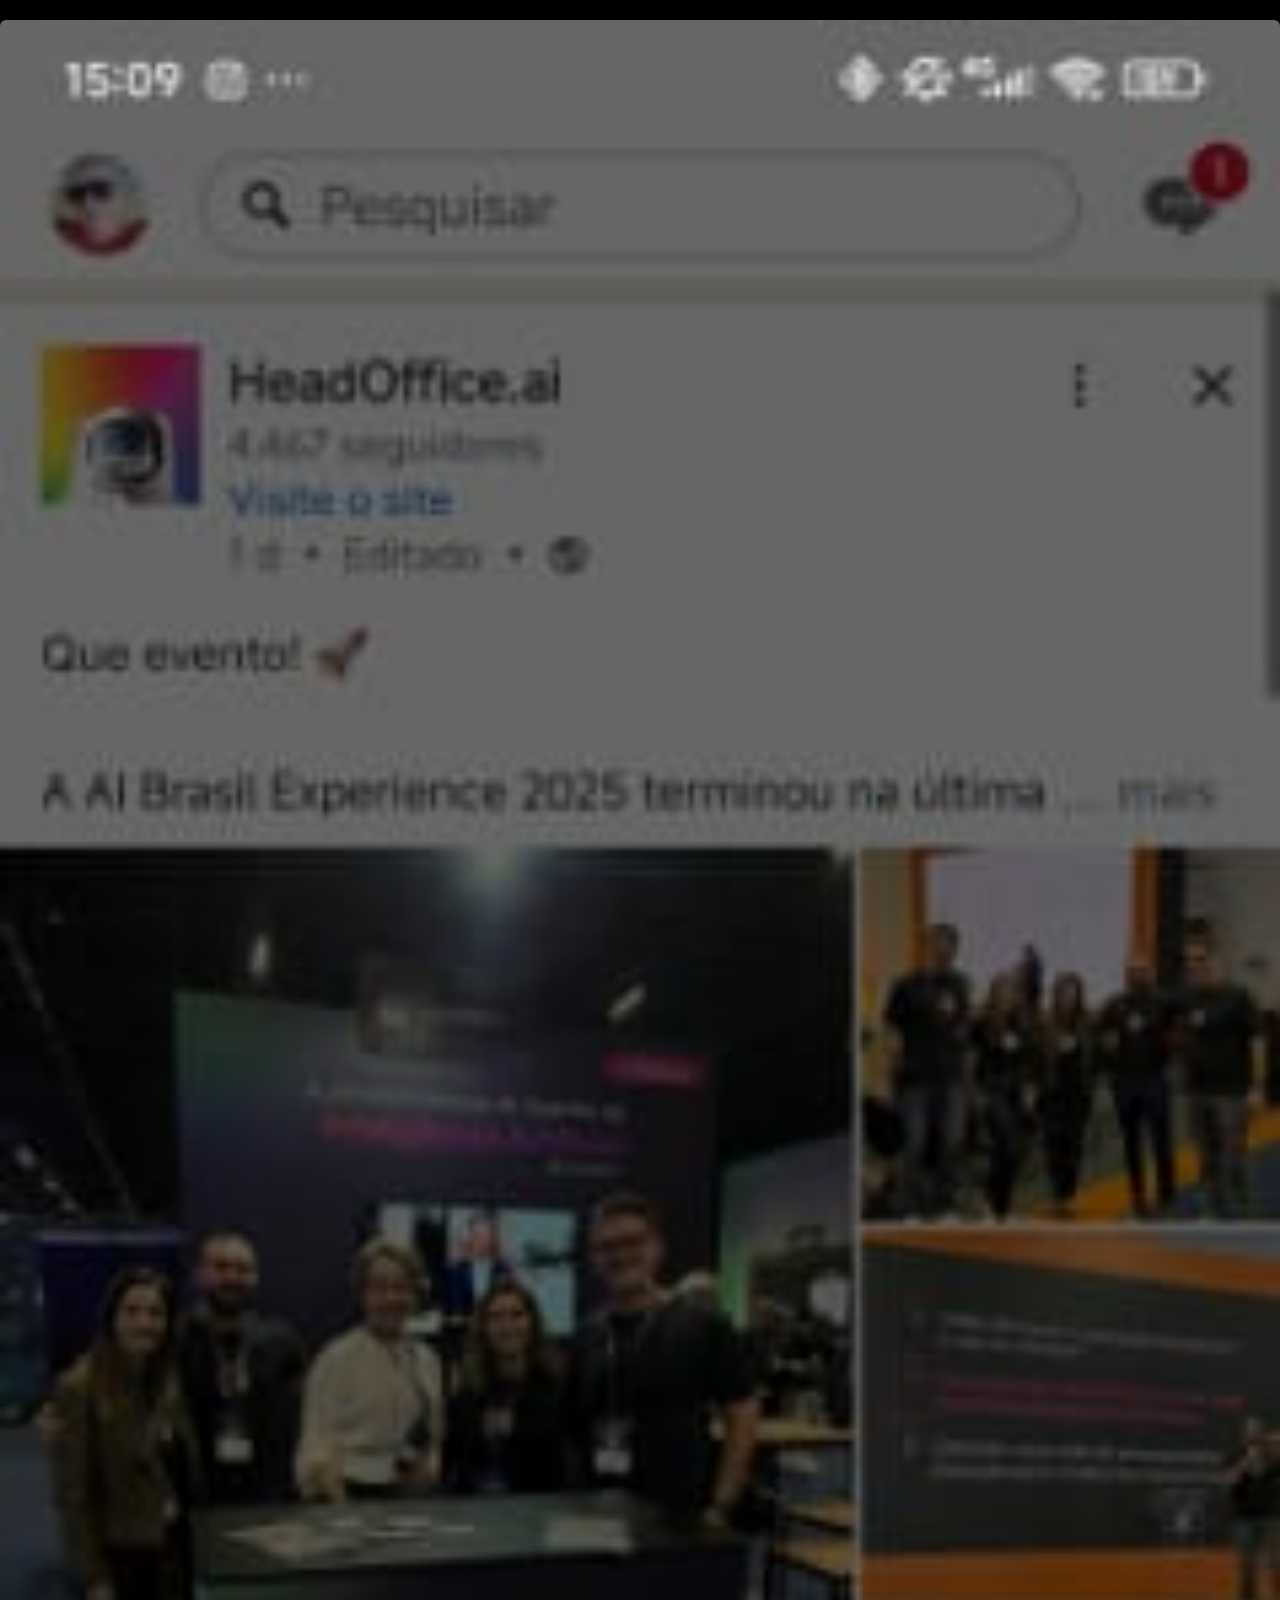
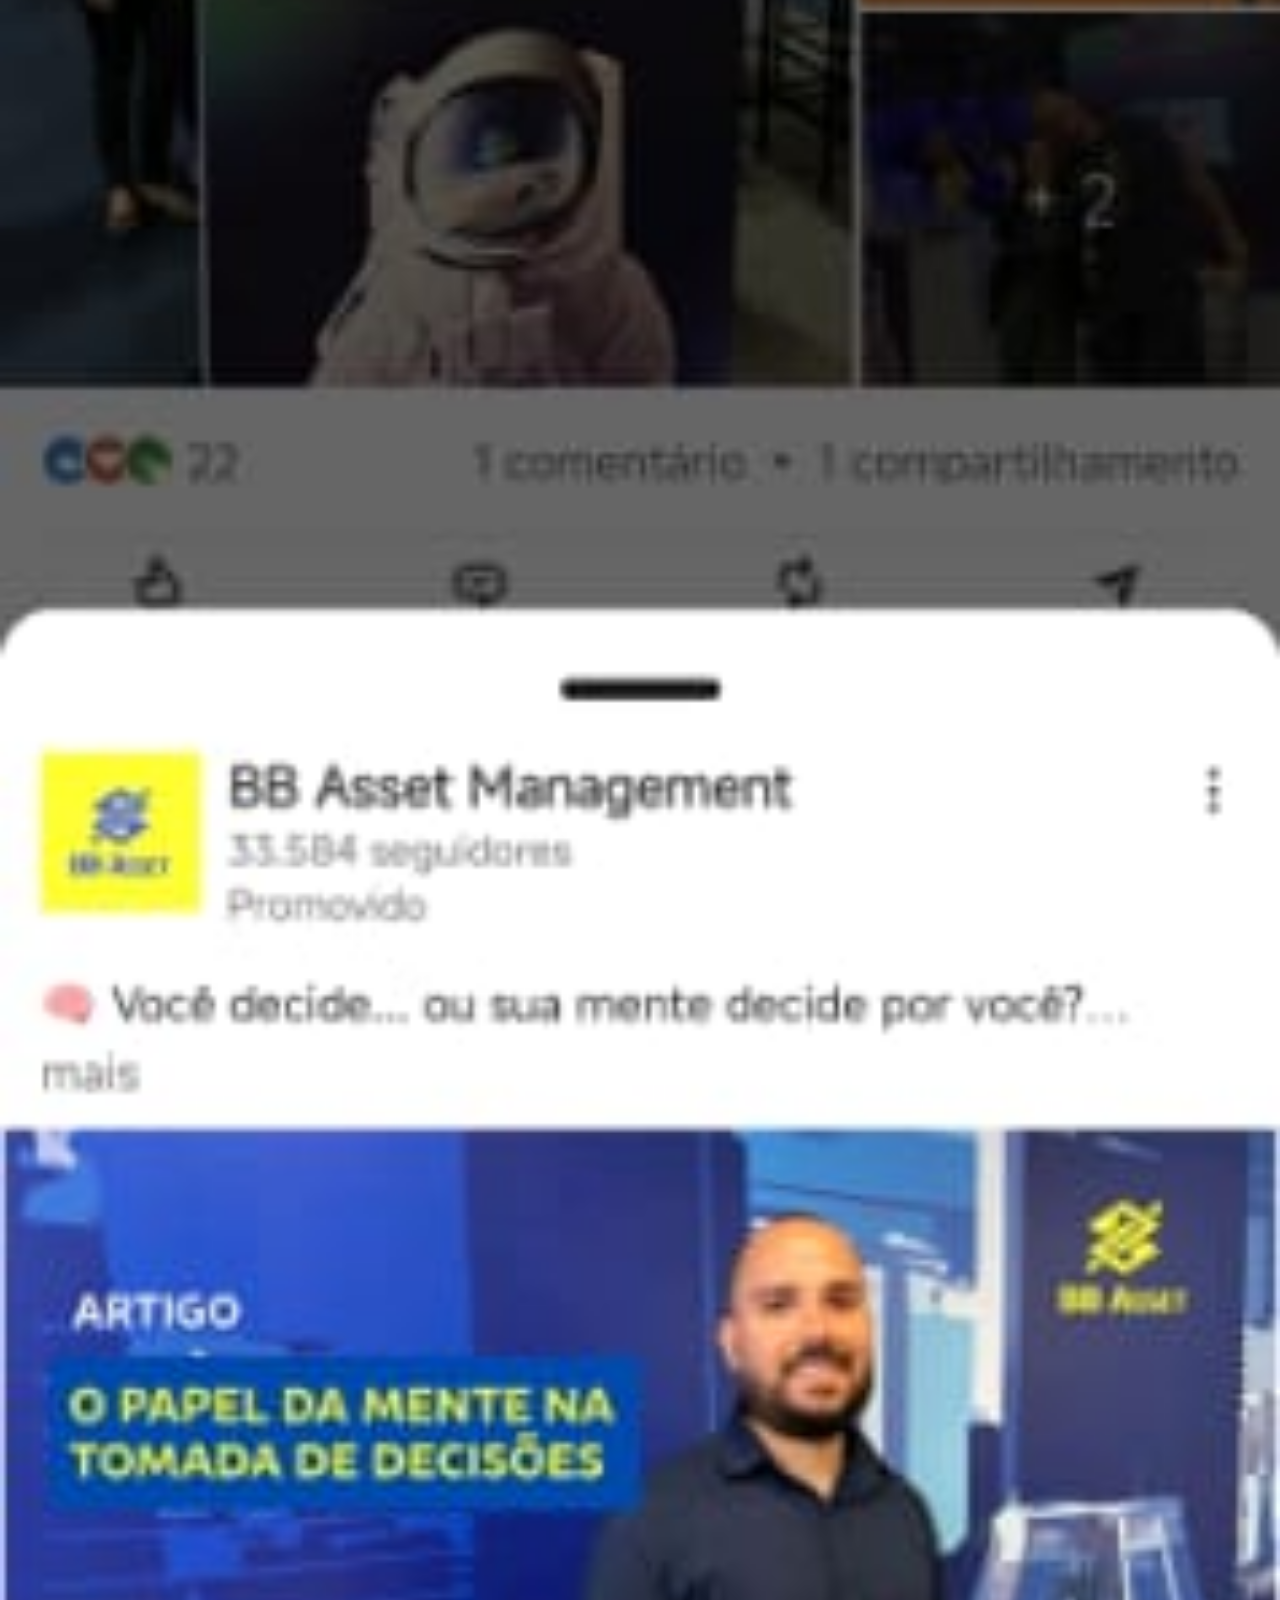
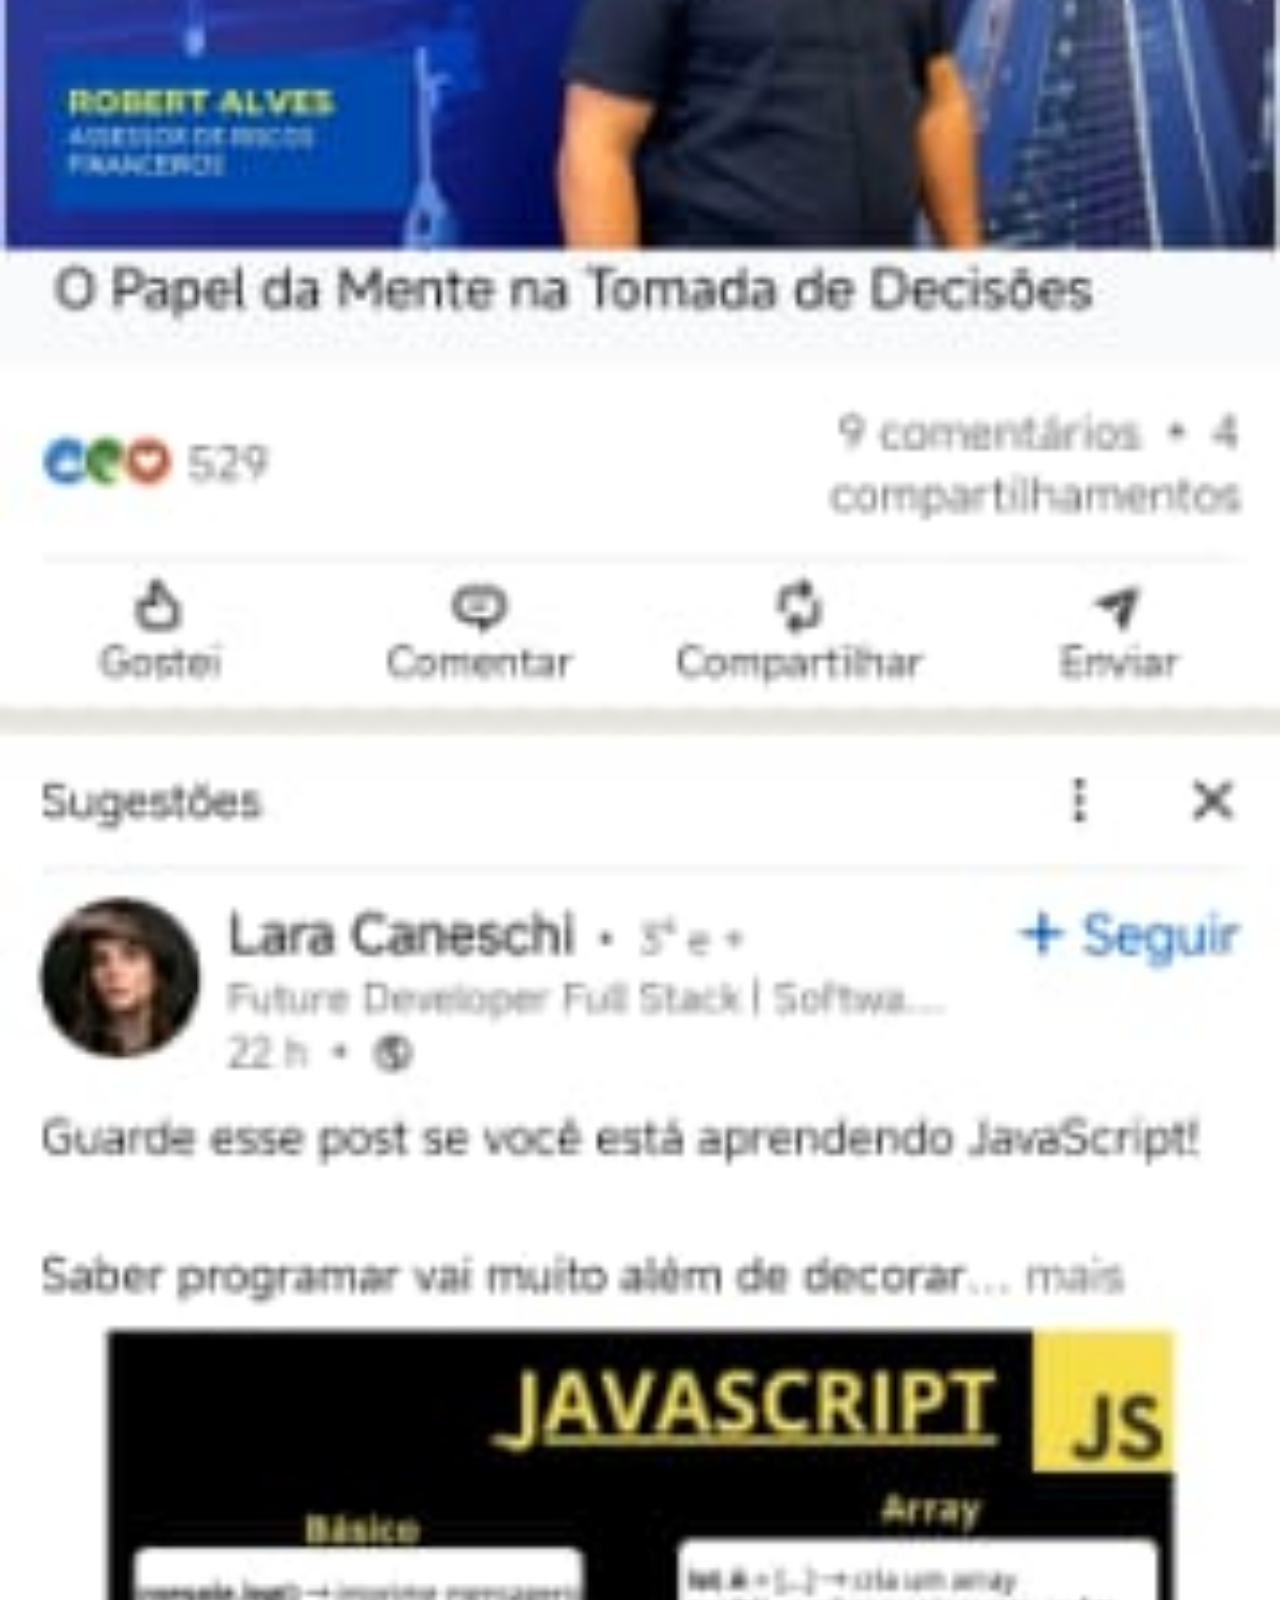
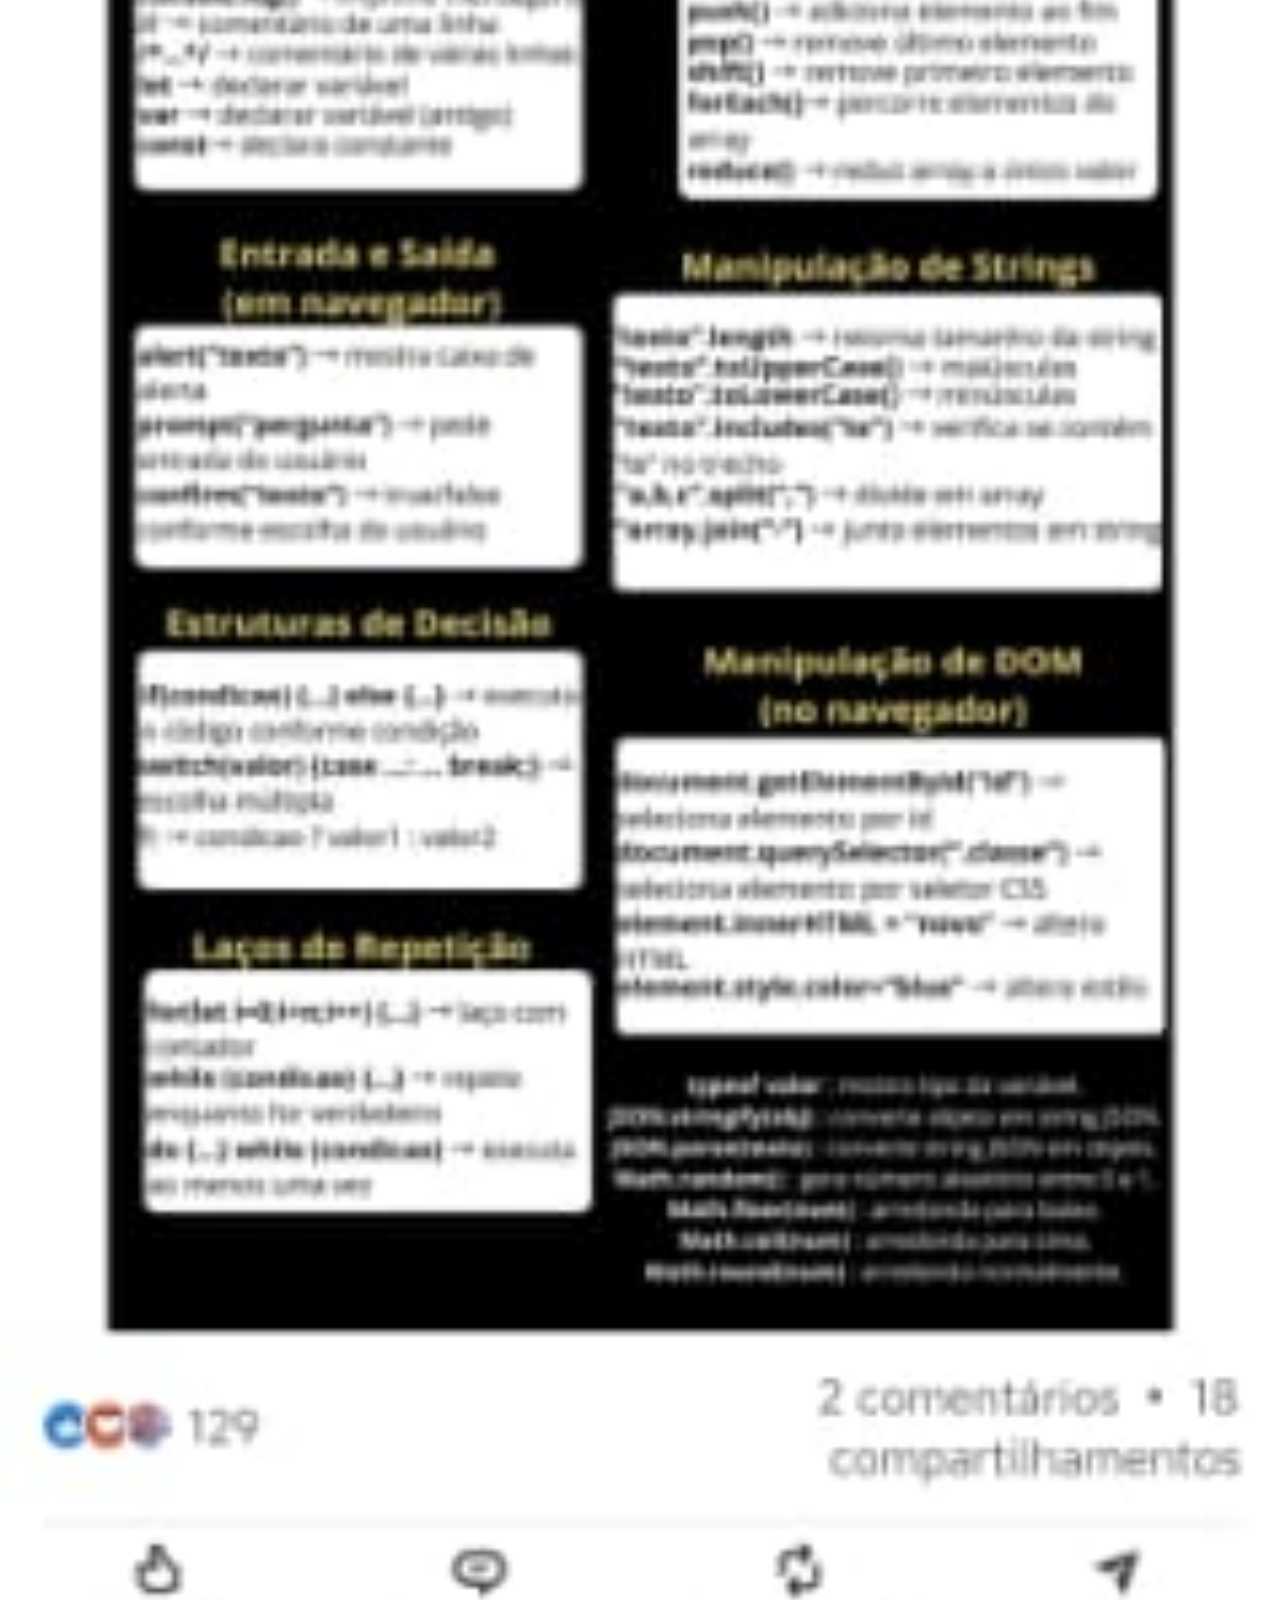
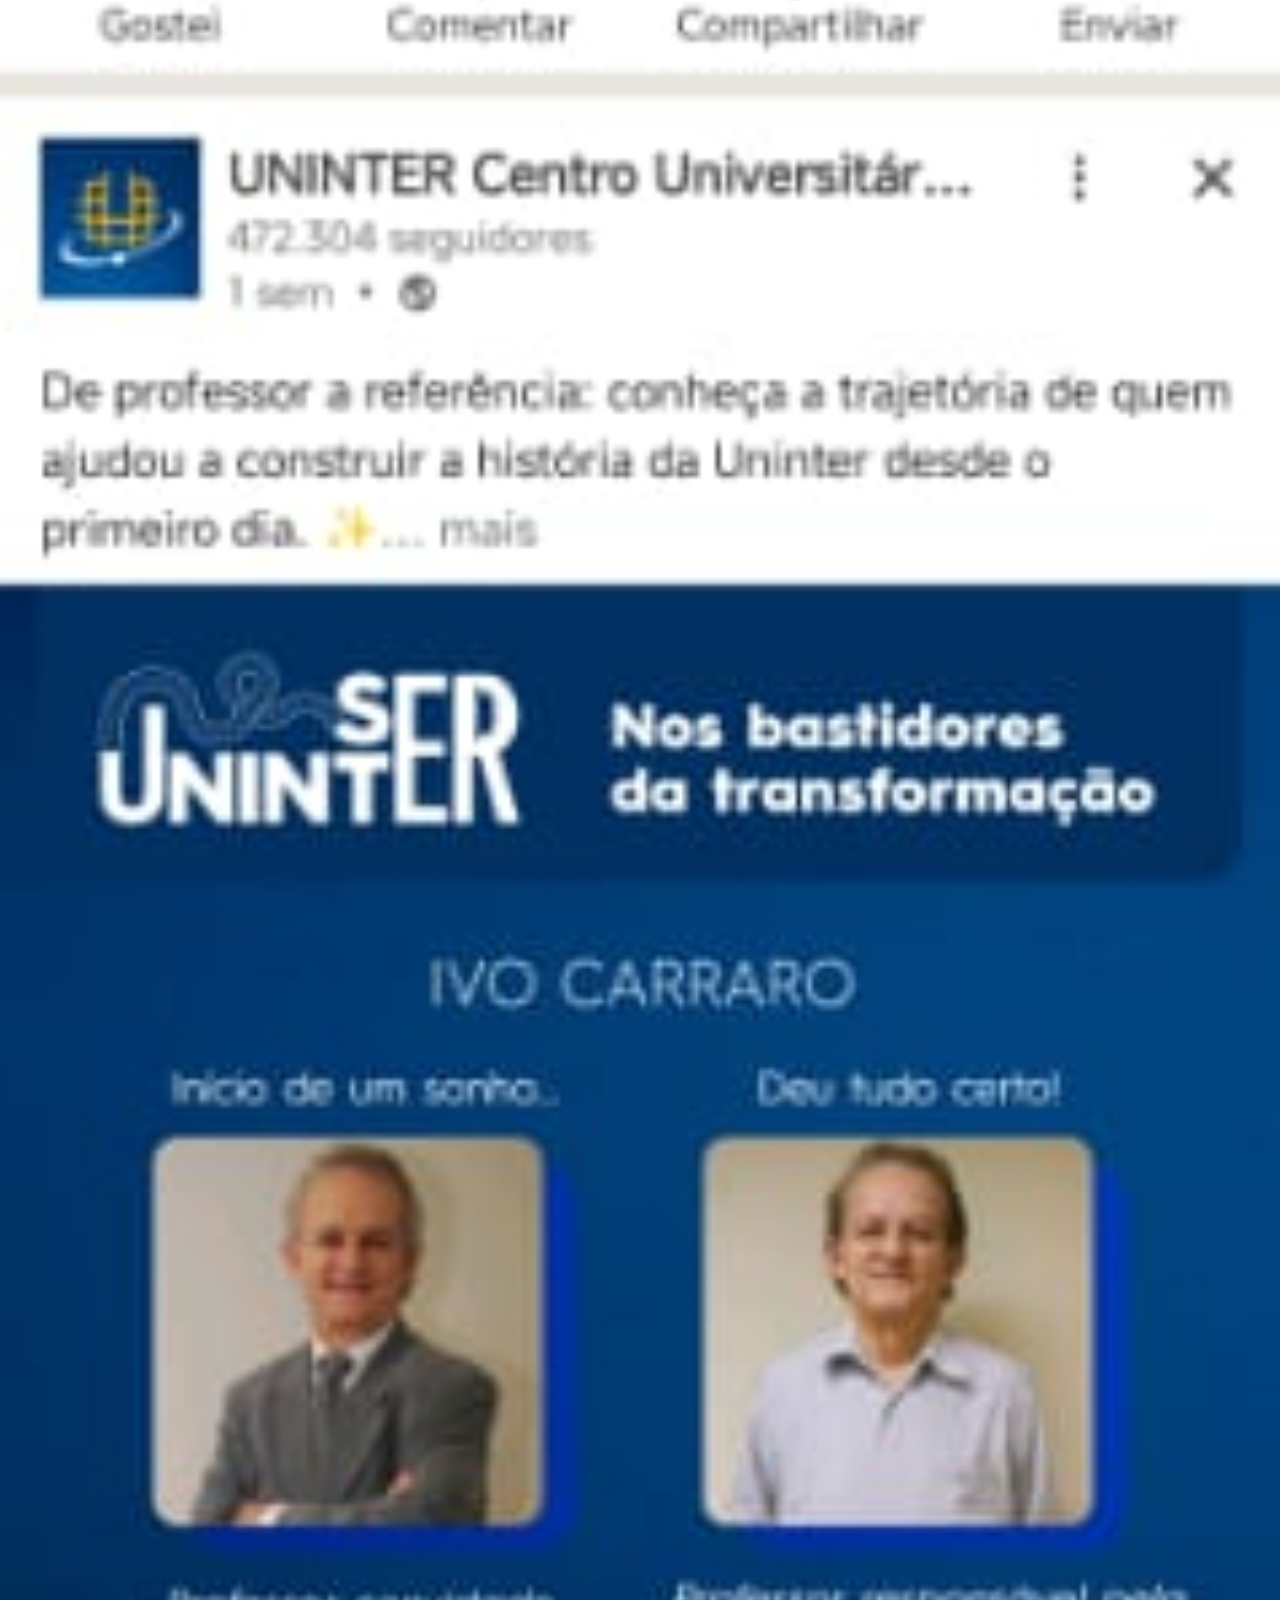
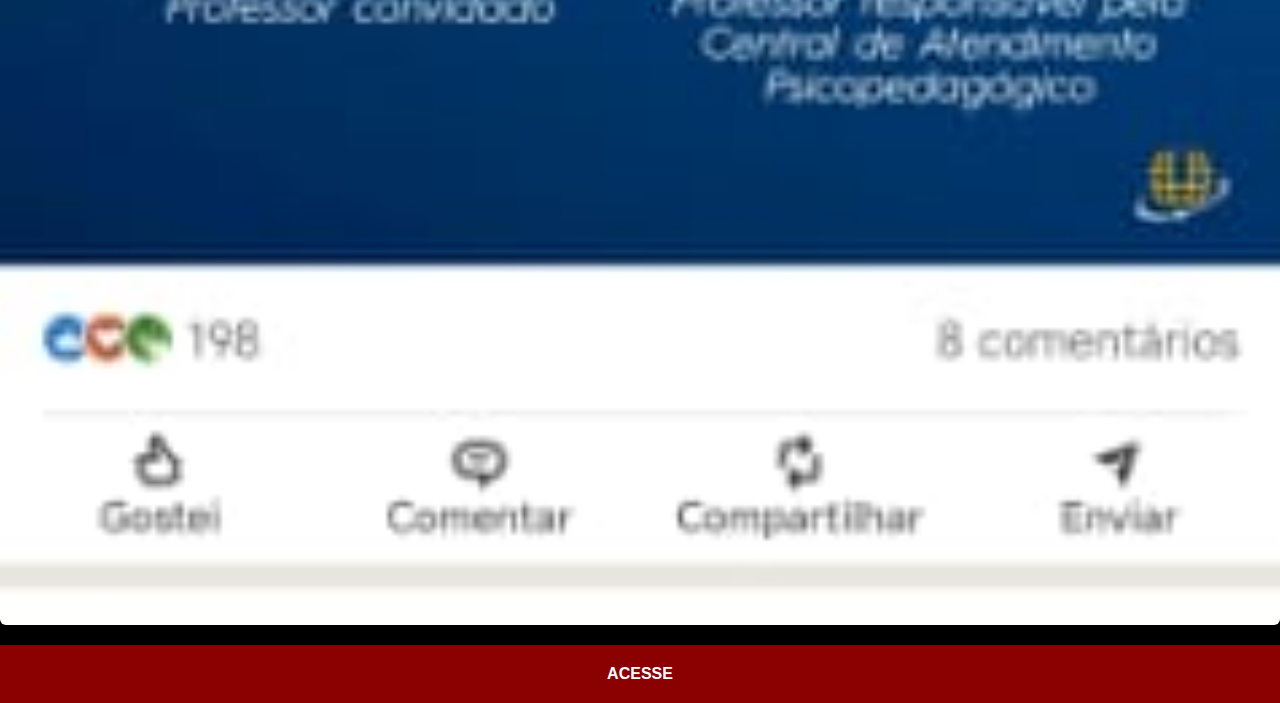
<file: linkedin.html>
<!DOCTYPE html>
<html lang="pt-br">
<head>
    <meta charset="UTF-8">
    <meta name="viewport" content="width=device-width, initial-scale=1.0">
    <title>Linkedin</title>
    <link rel="stylesheet" href="estilos/social.css">
</head>
<body>
    <img src="imagens/tela-linkedin.jpg" alt="Linkedin">
    <a href="https://www.linkedin.com/in/william-adriel-8b7245233/" target="_blank">ACESSE</a>
</body>
</html>
</file>
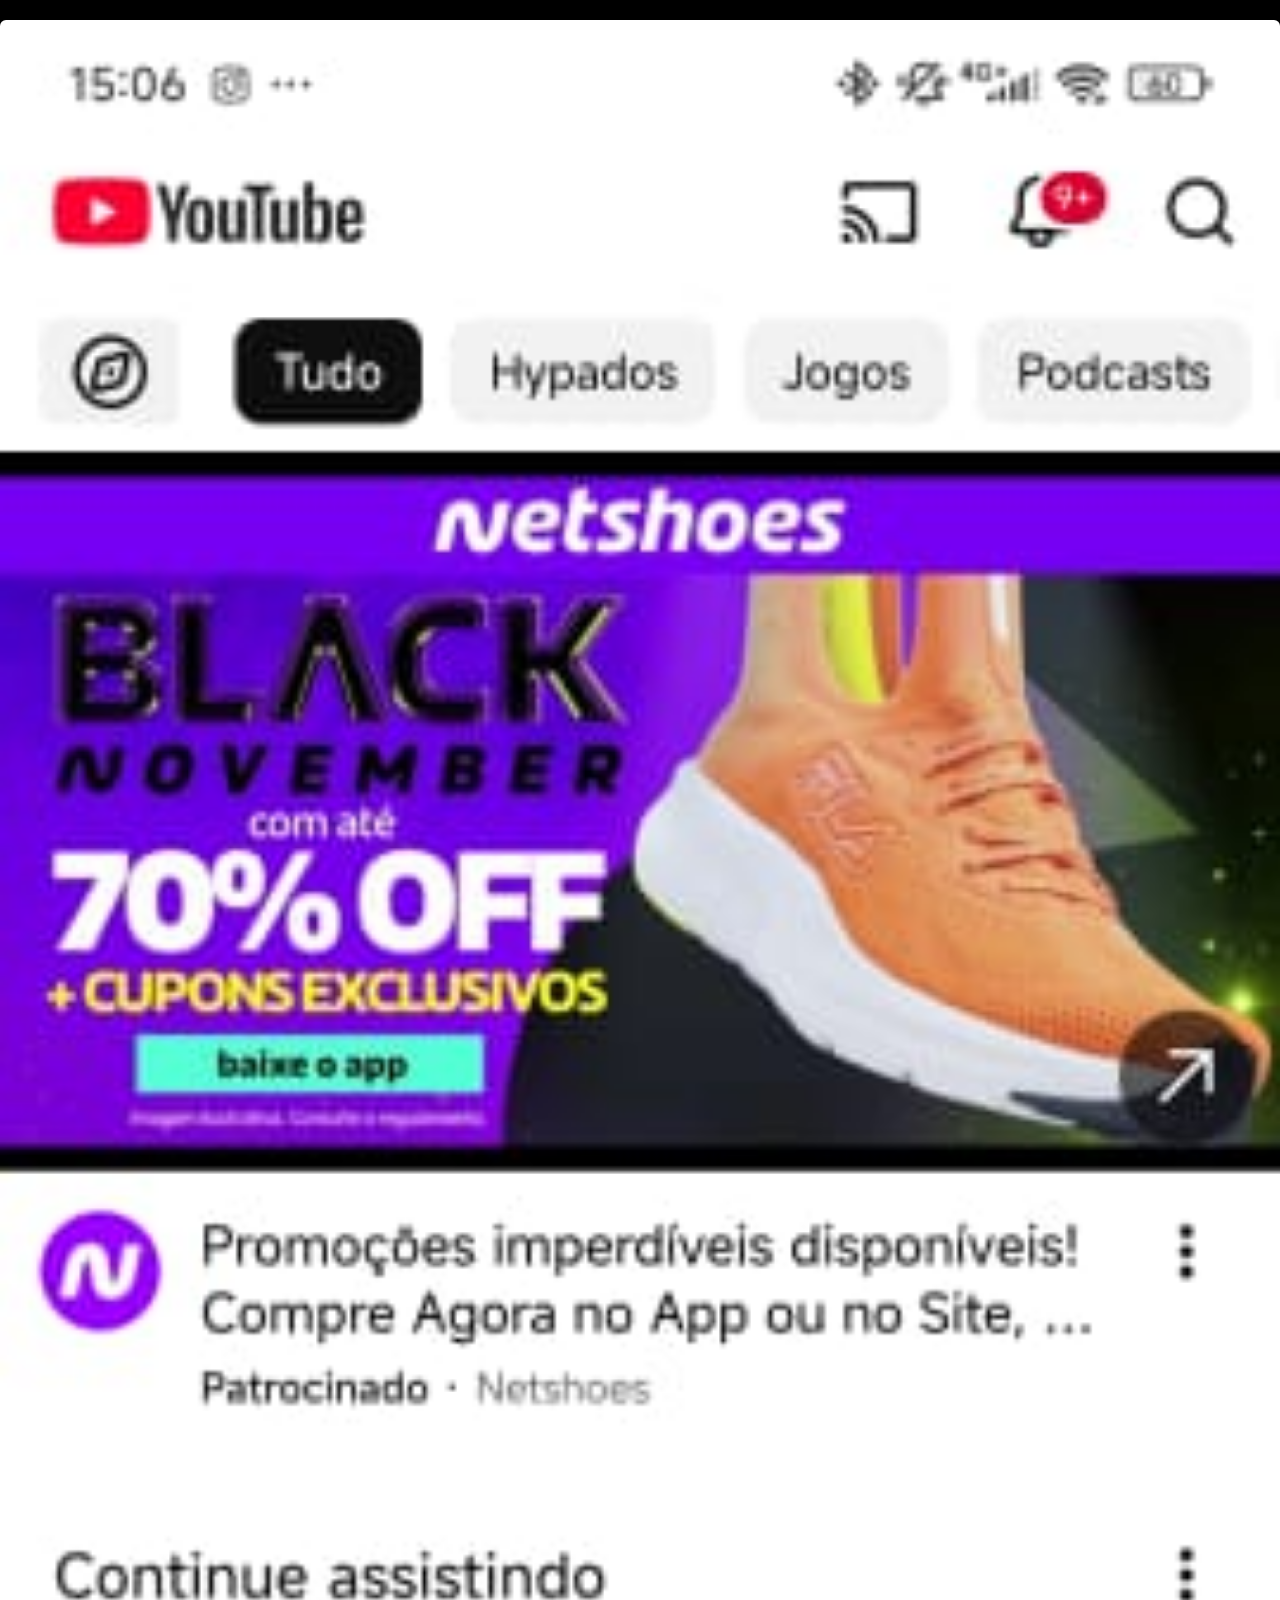
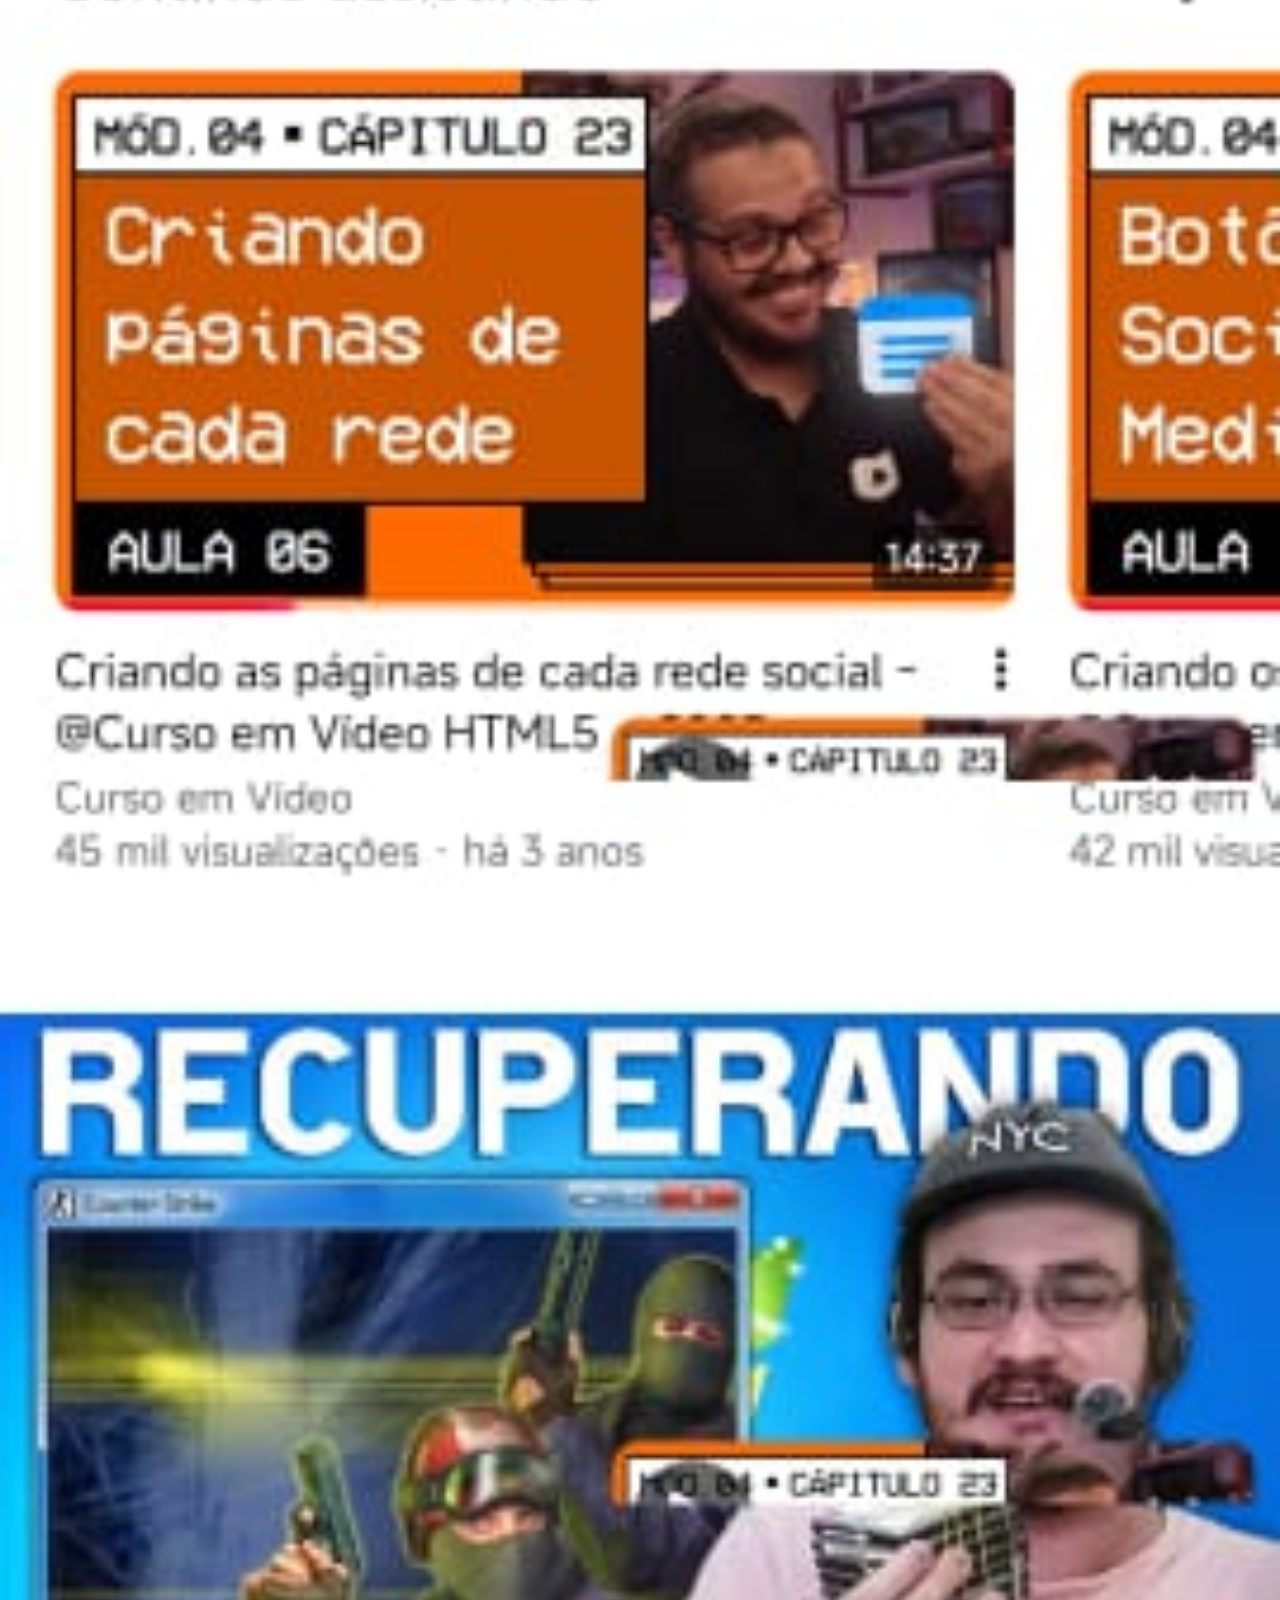
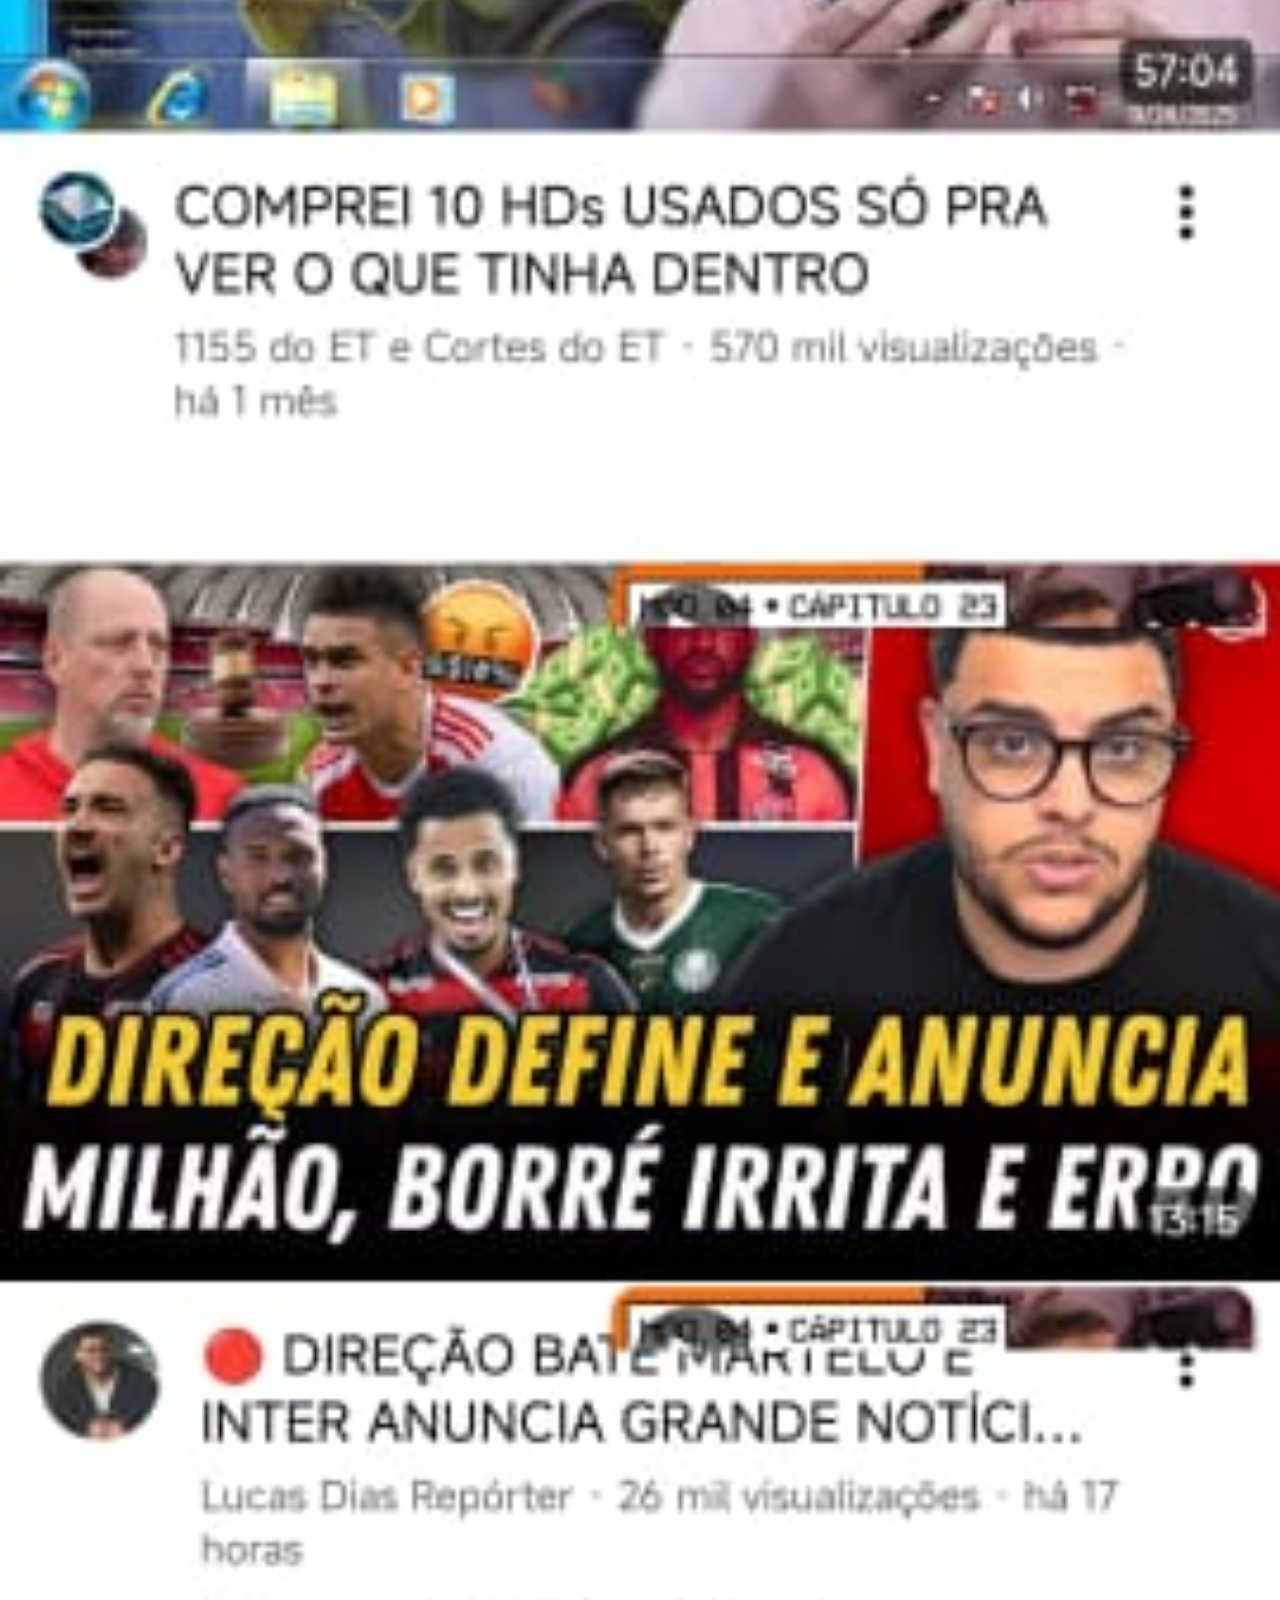
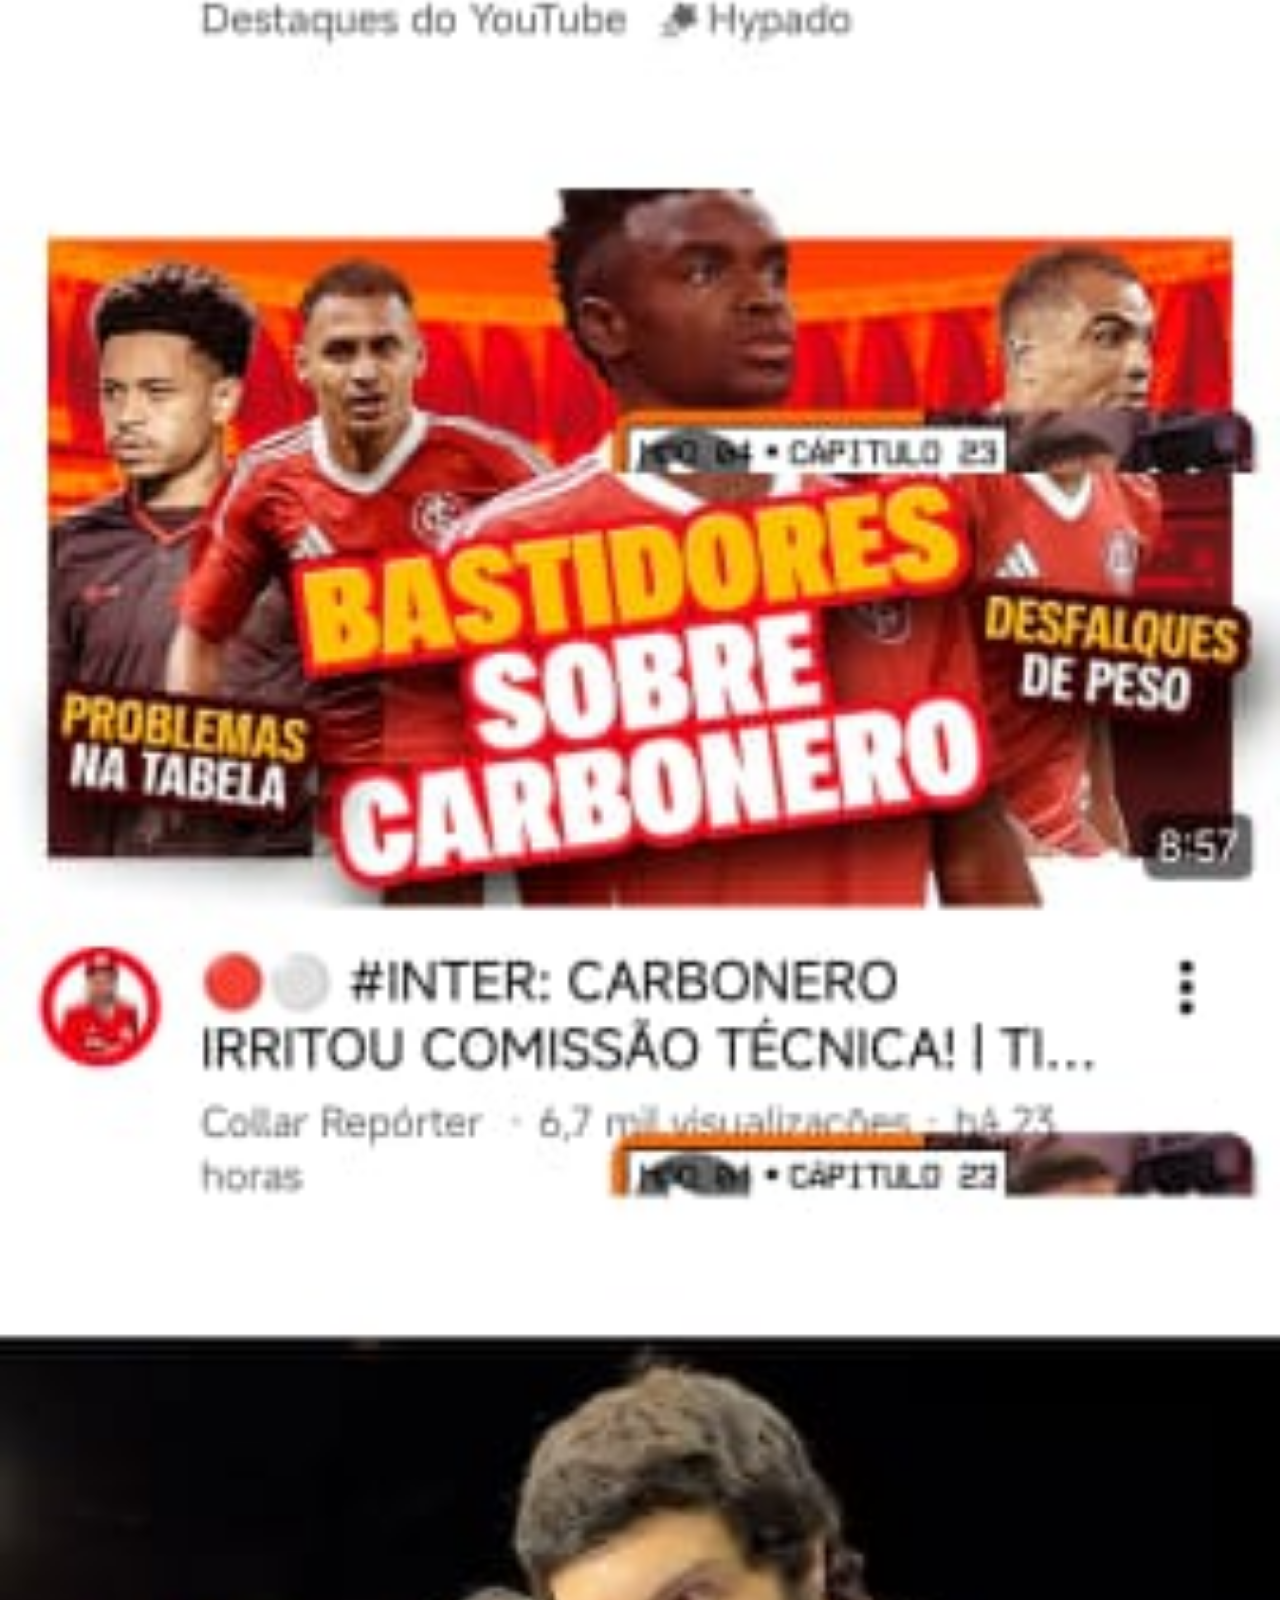
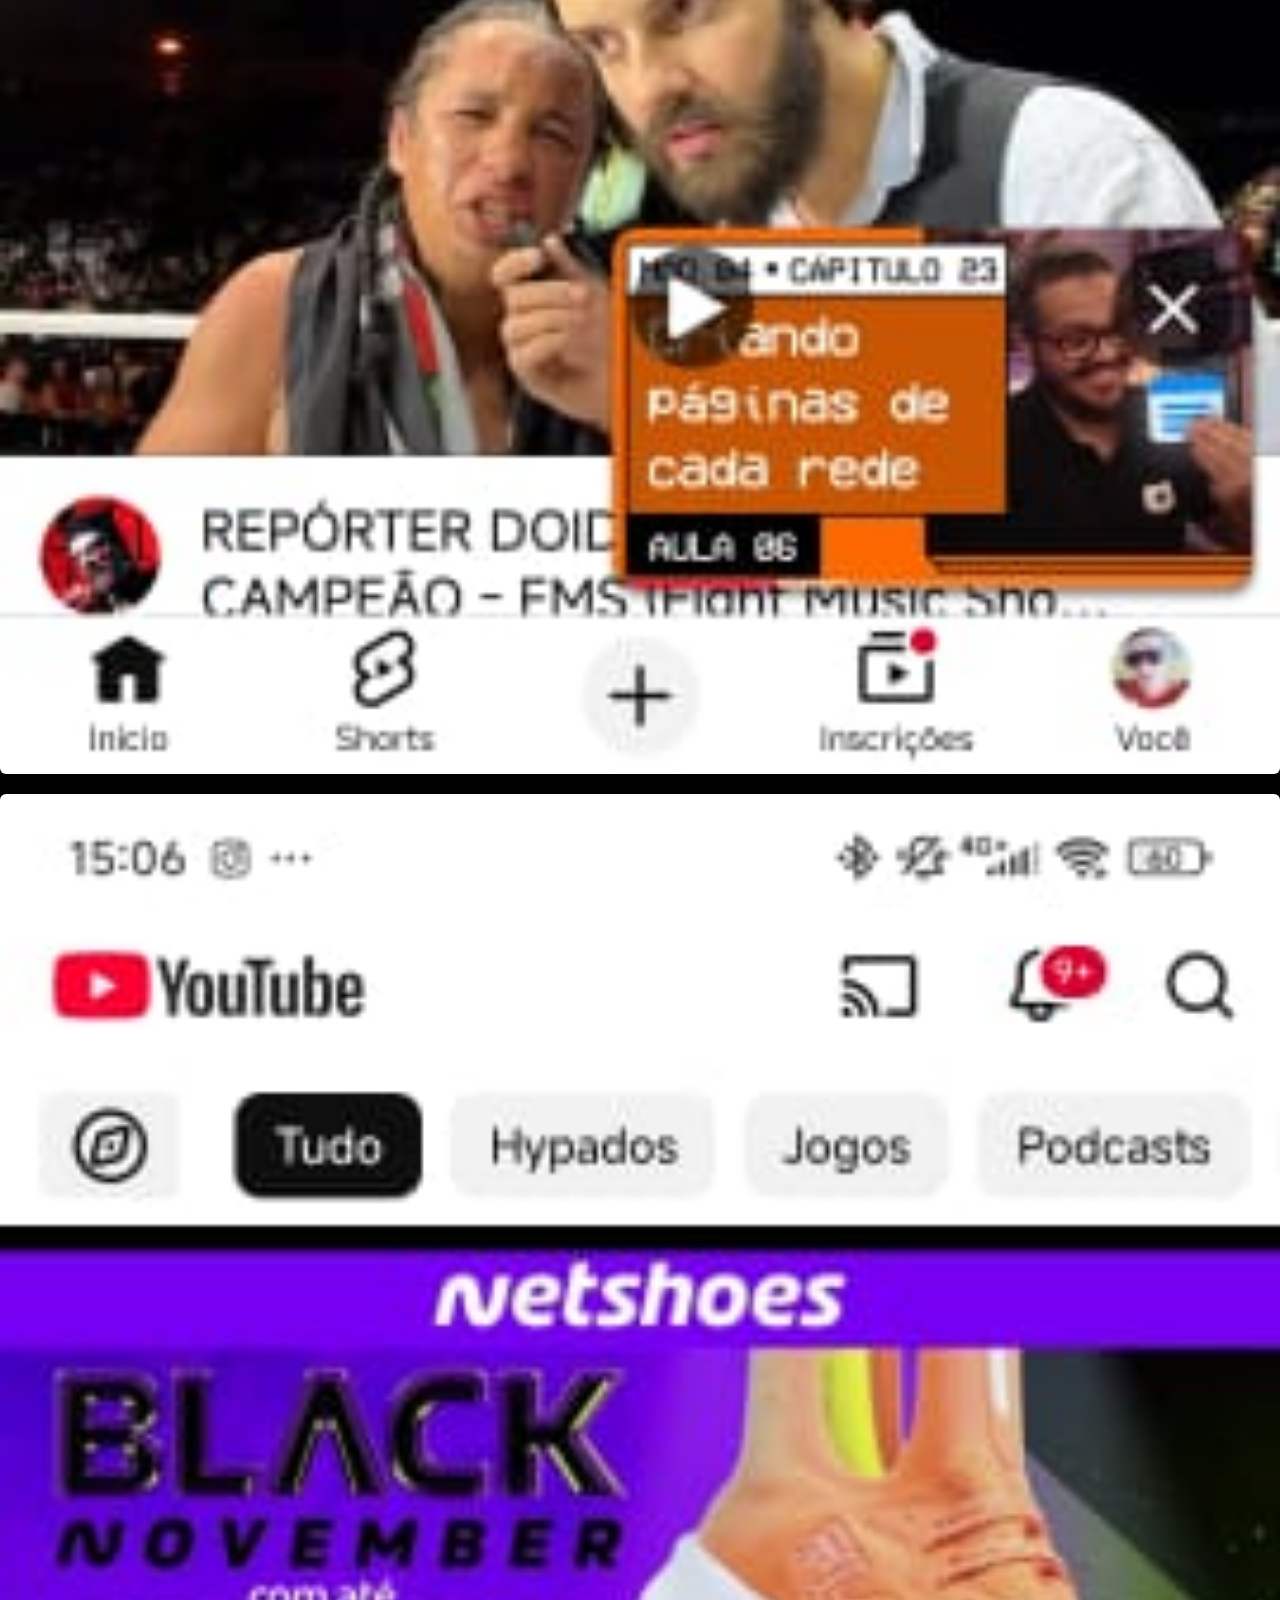
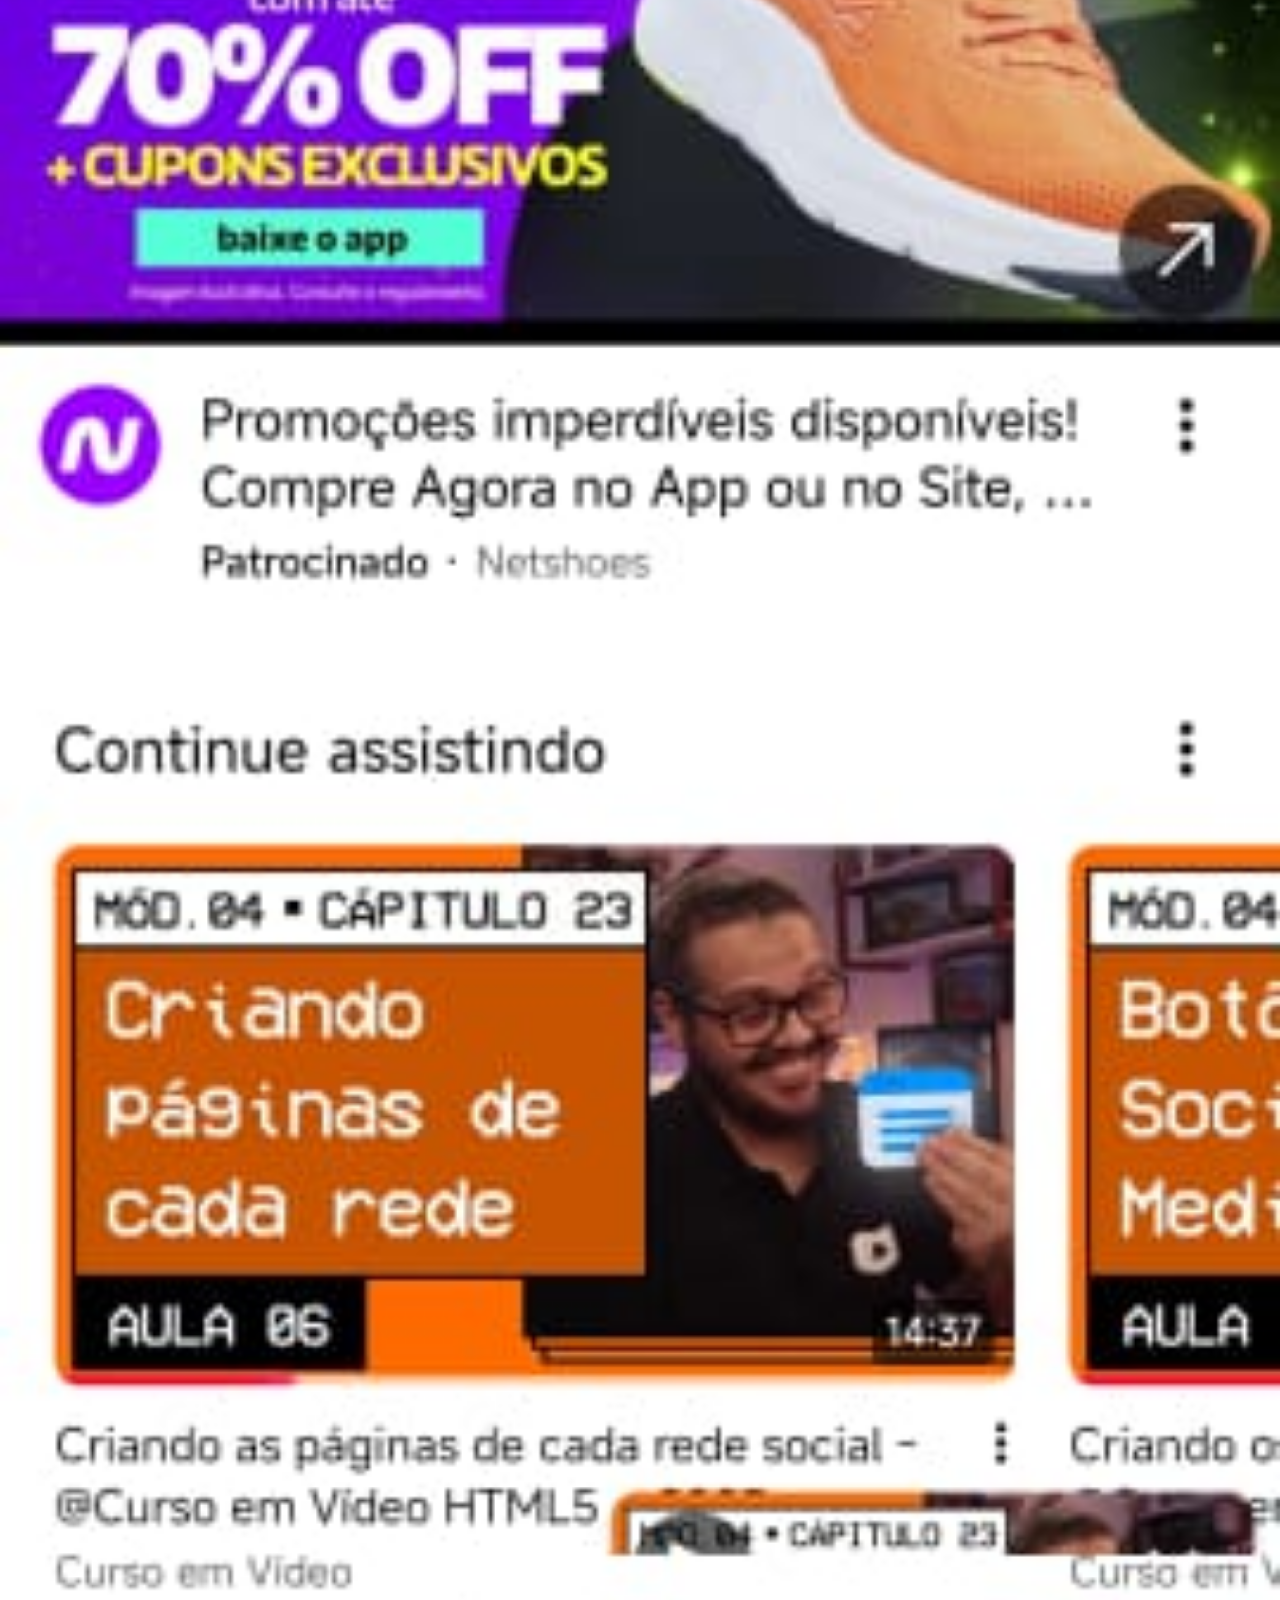
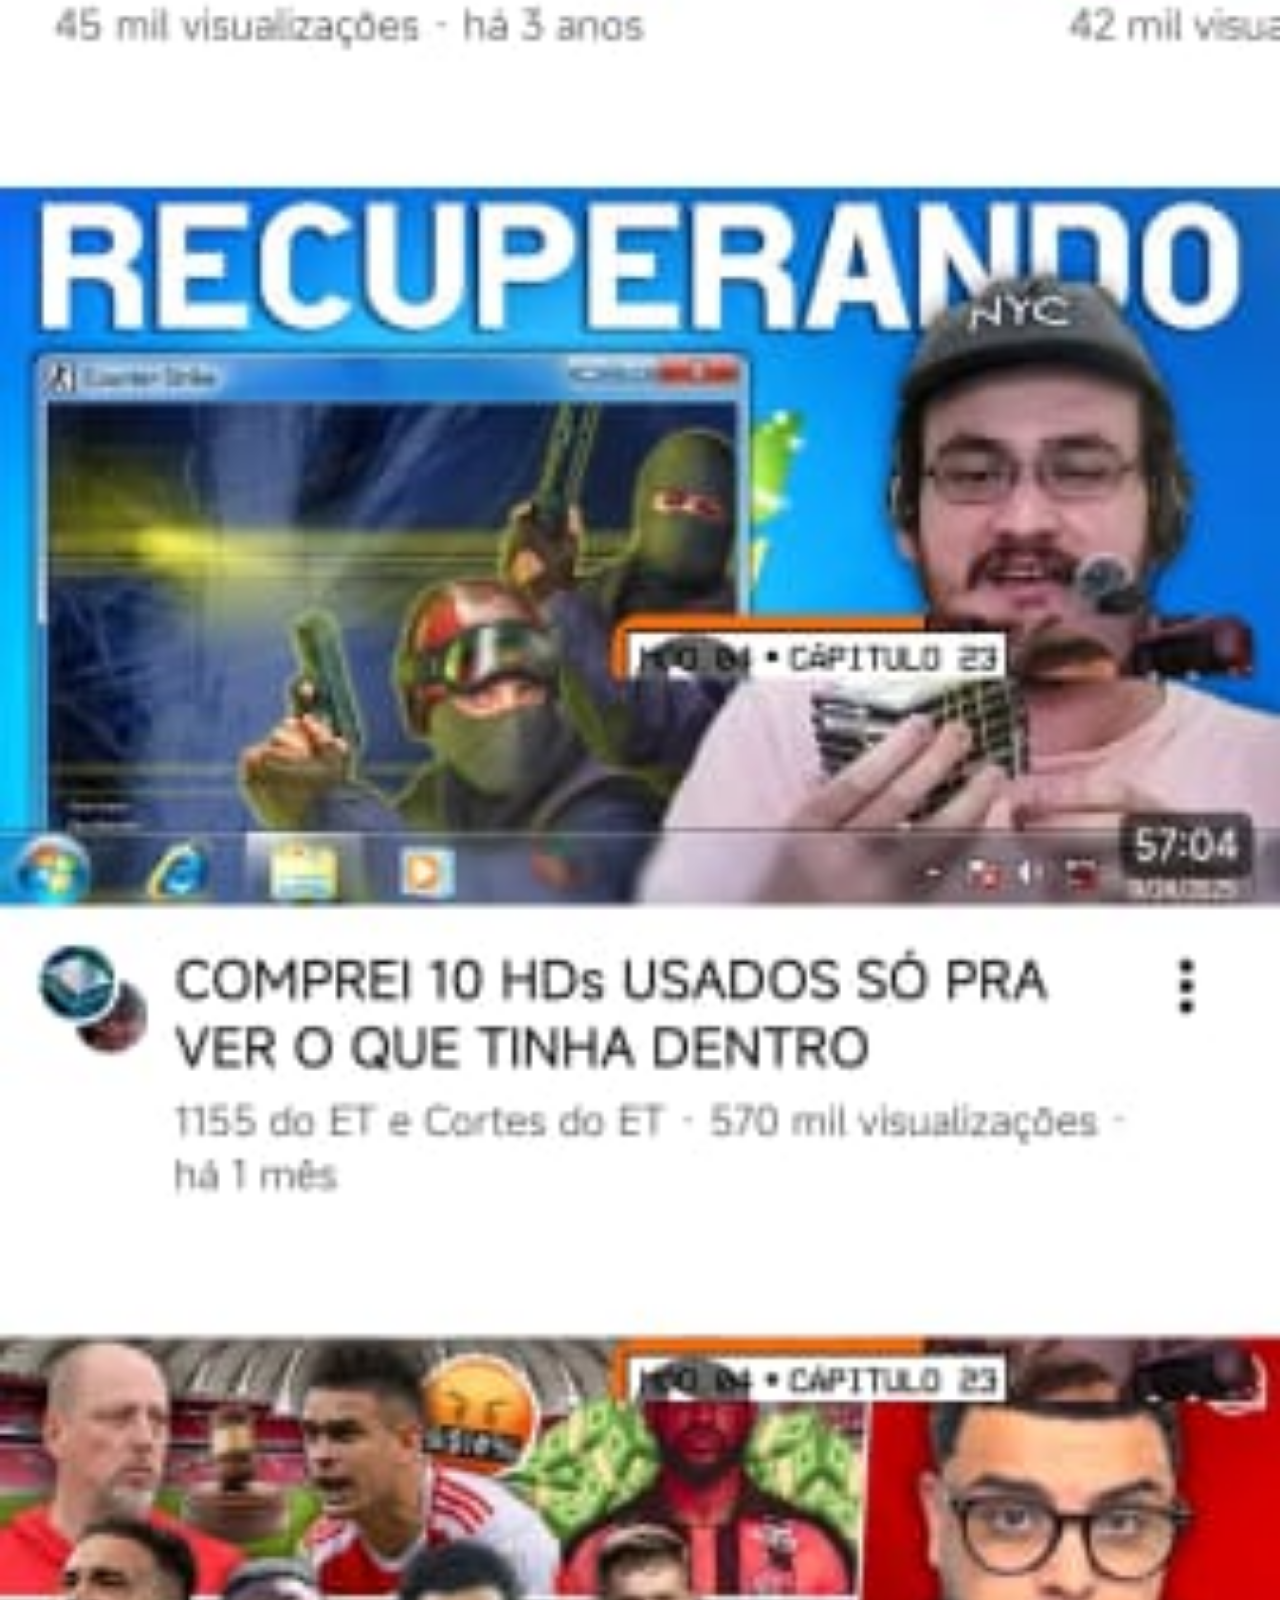
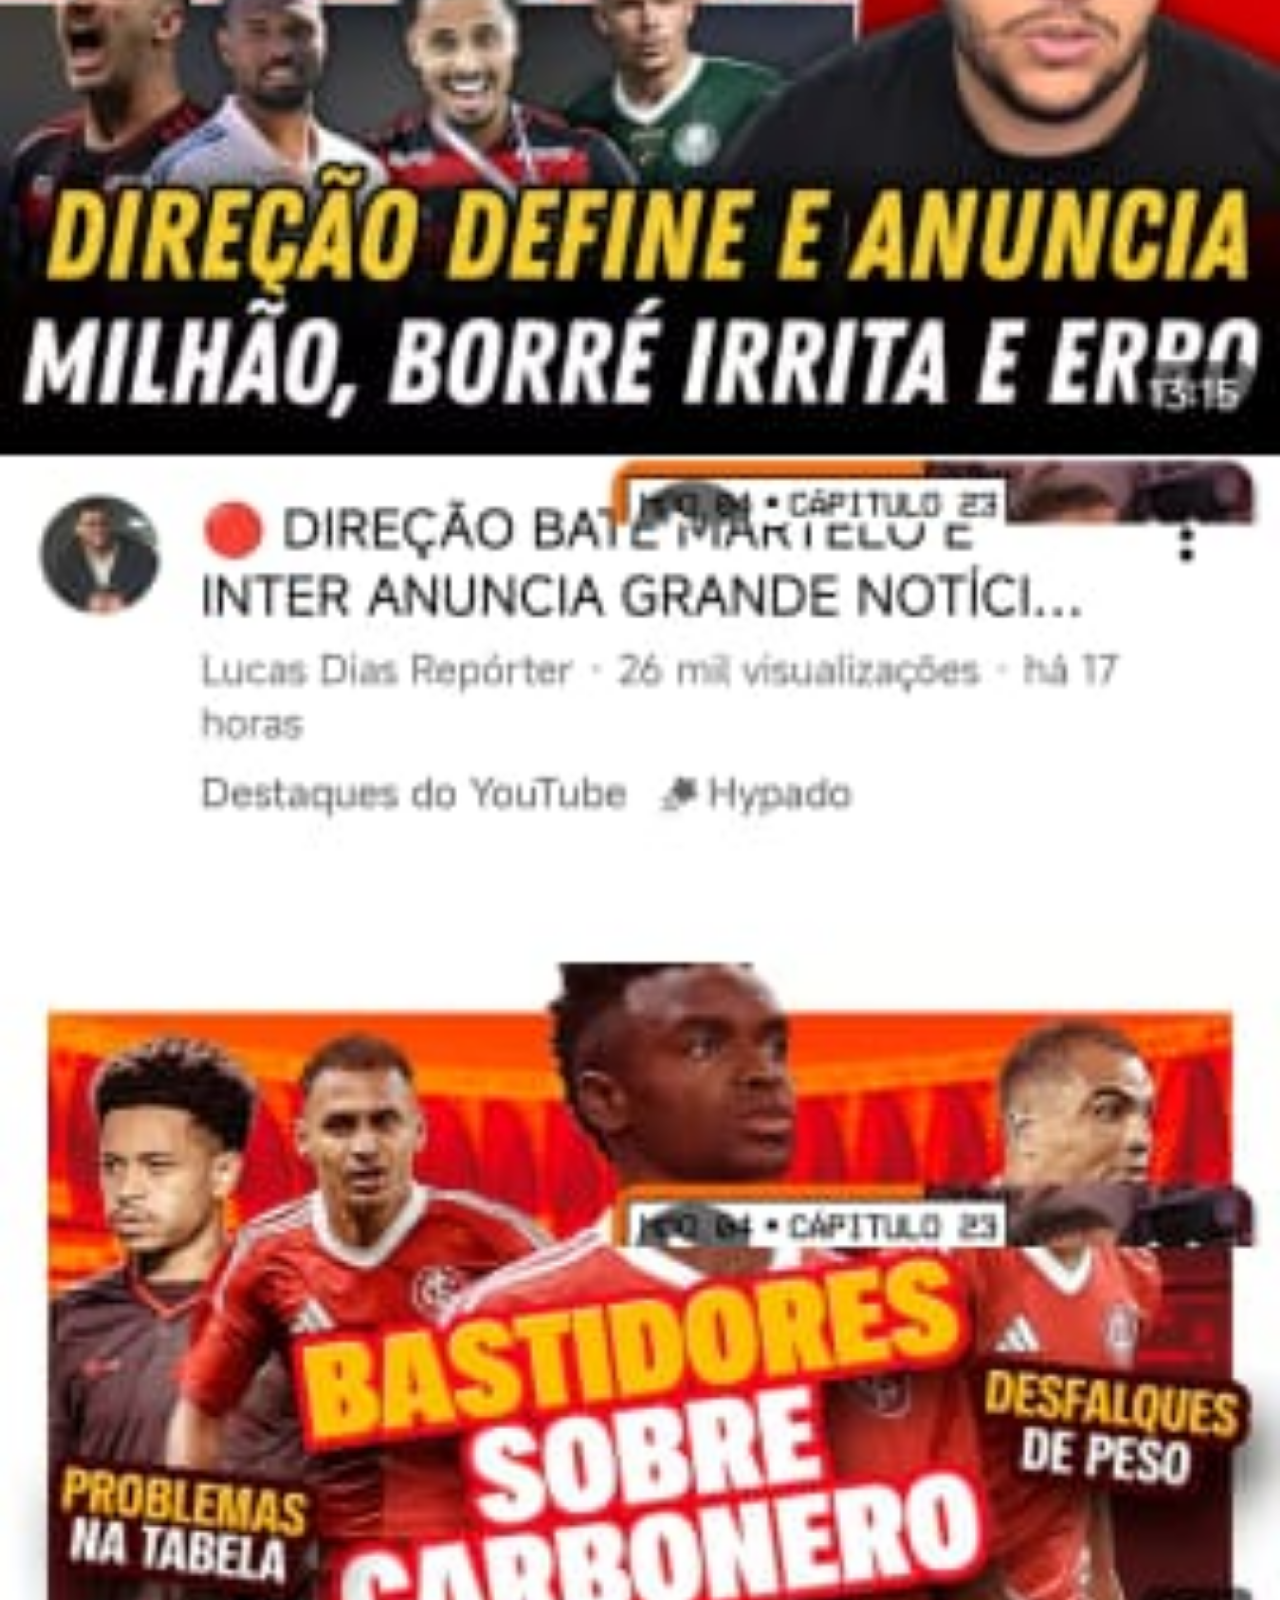
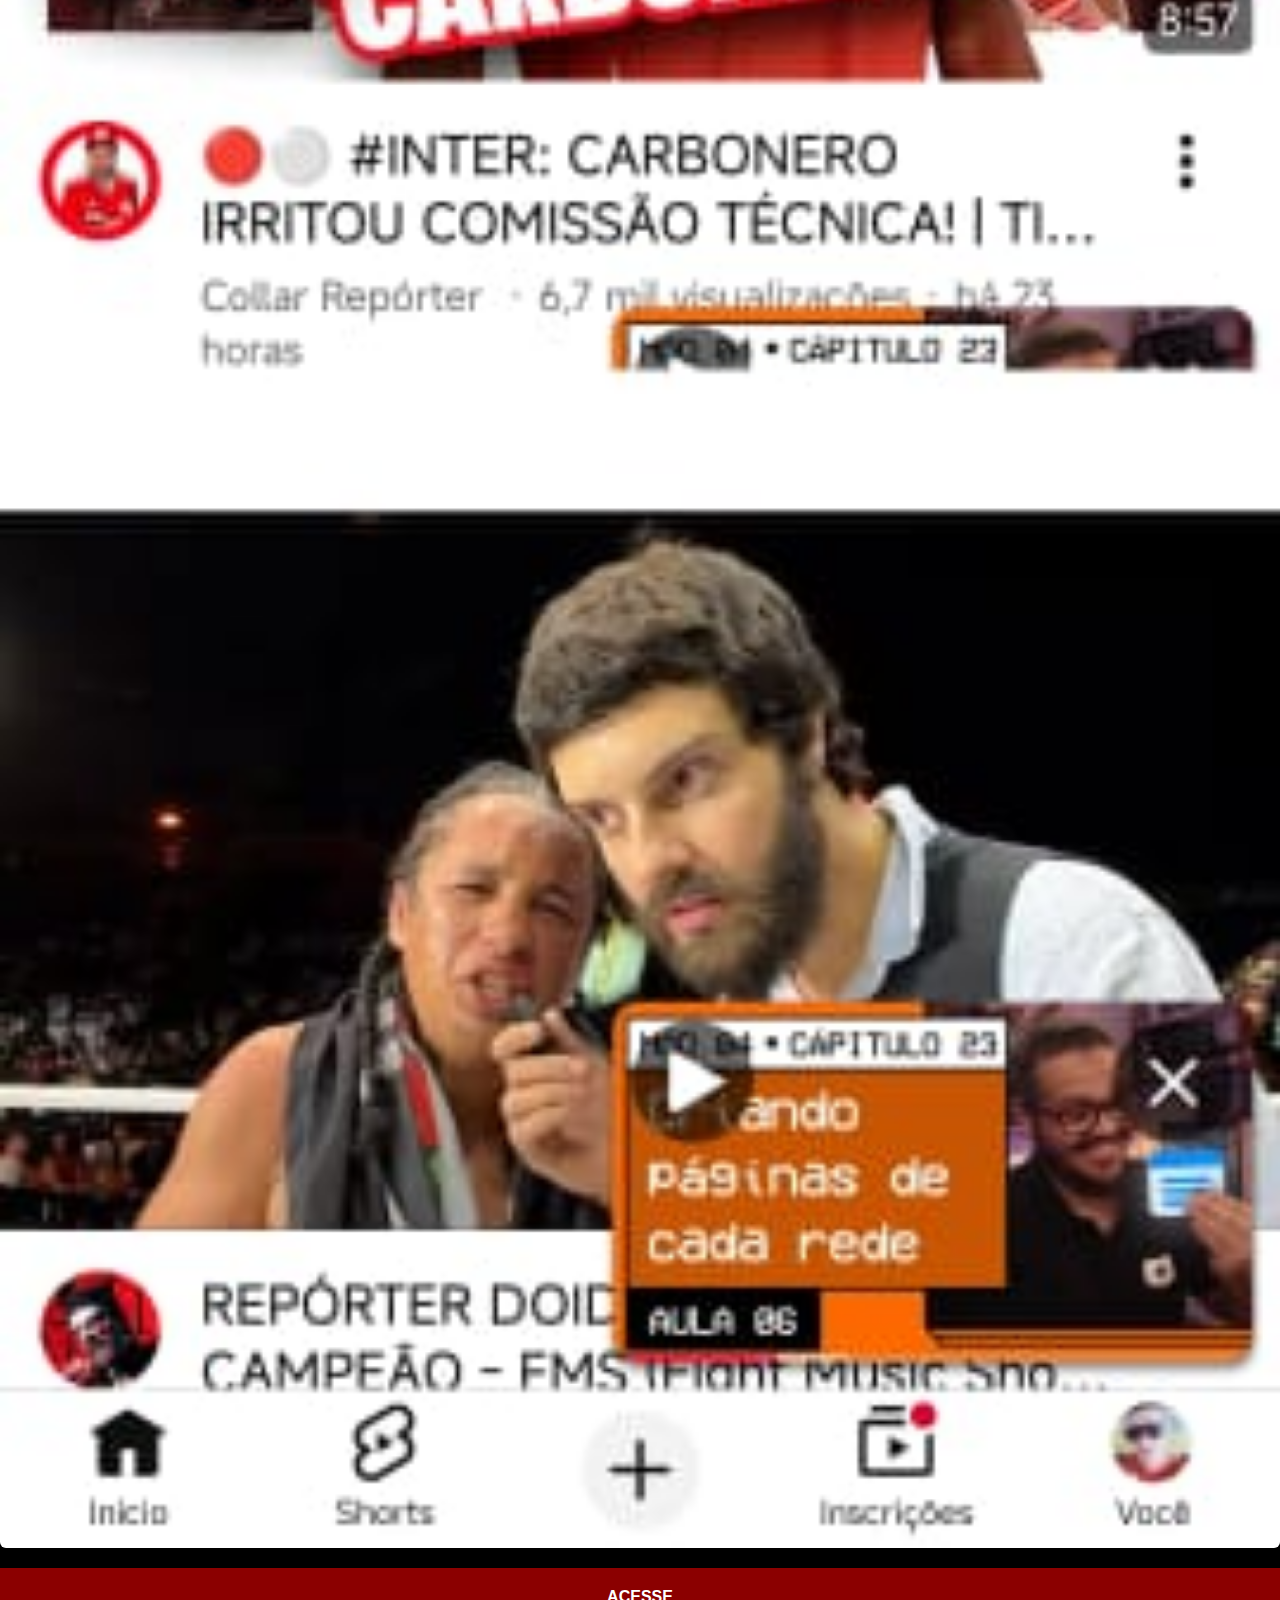
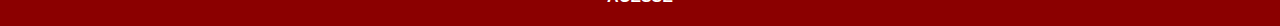
<file: youtube.html>
<!DOCTYPE html>
<html lang="pt-br">
<head>
    <meta charset="UTF-8">
    <meta name="viewport" content="width=device-width, initial-scale=1.0">
    <title>Youtube</title>
  <link rel="stylesheet" href="estilos/social.css">
</head>
<body>
    <img src="imagens/tela-youtube.jpg" alt="Youtube">
    <img src="imagens/tela-youtube.jpg" alt="Youtube">
    <a href="https://www.youtube.com/@wkgangster" target="_blank">ACESSE</a>
</body>
</html>
</file>
<file: estilos/social.css>
@charset "UTF-8";

/* Reset geral */
* {
    margin: 0;
    padding: 0;
    box-sizing: border-box;
    font-family: Arial, Helvetica, sans-serif;
}

/* Remove barra padrão, mas mantém rolagem funcional */
::-webkit-scrollbar {
    width: 0;
    height: 0;
}

/* Corpo da página — fundo preto e layout fluido */
body {
    background-color: #000;
    width: 100%;
    min-height: 150vh; /* força conteúdo maior que o iframe */
    overflow-x: hidden;
    overflow-y: auto;
    display: flex;
    flex-direction: column;
    align-items: center;
    justify-content: flex-start;
}

/* Imagem principal */
img {
    width: 100%;
    height: auto;
    display: block;
    margin-top: 20px;
    border-radius: 6px;
}

/* Botão de acesso */
a {
    display: block;
    width: 100%;
    background-color: darkred;
    color: white;
    padding: 20px;
    margin-top: 20px;
    text-decoration: none;
    font-weight: bold;
    text-align: center;
    transition: background-color 0.3s ease, transform 0.2s ease;
}

/* Efeito hover */
a:hover {
    background-color: red;
    transform: scale(1.03);
}

/* Rolagem suave */
html {
    scroll-behavior: smooth;
}
</file>
